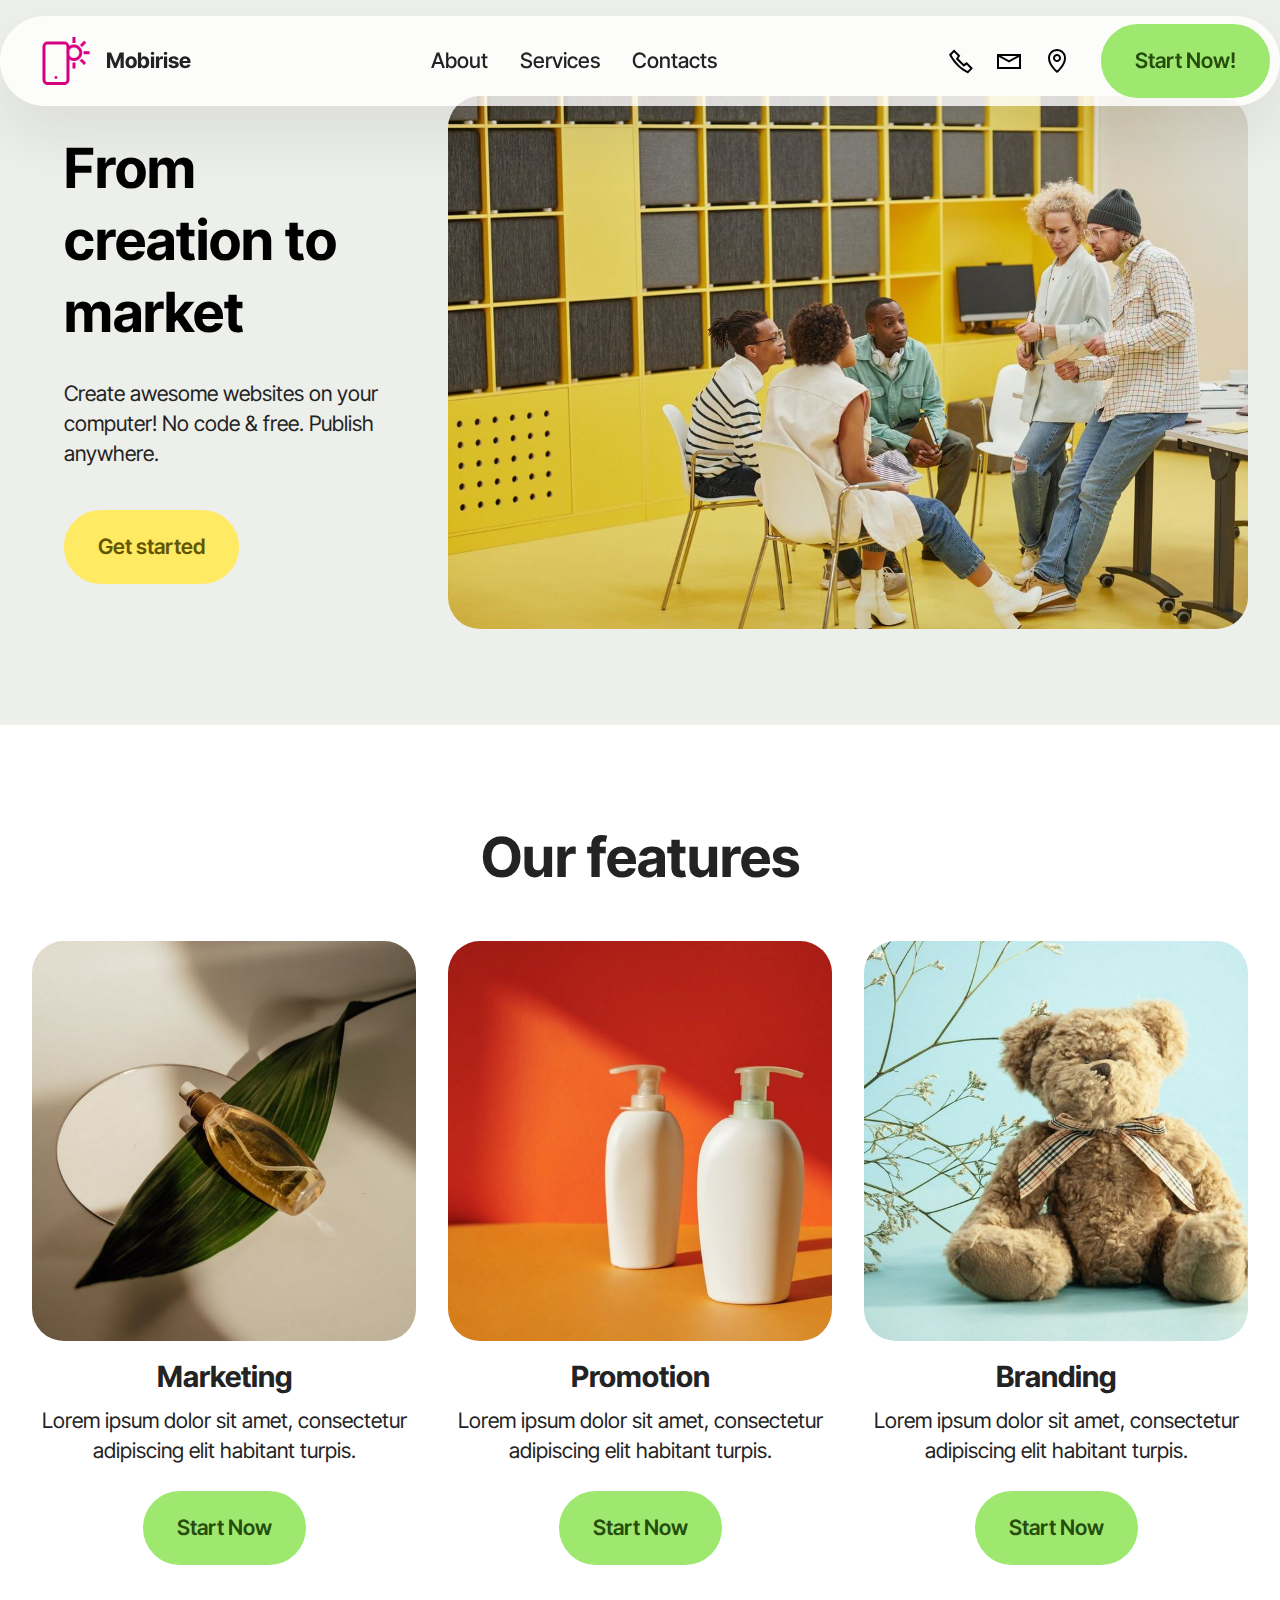
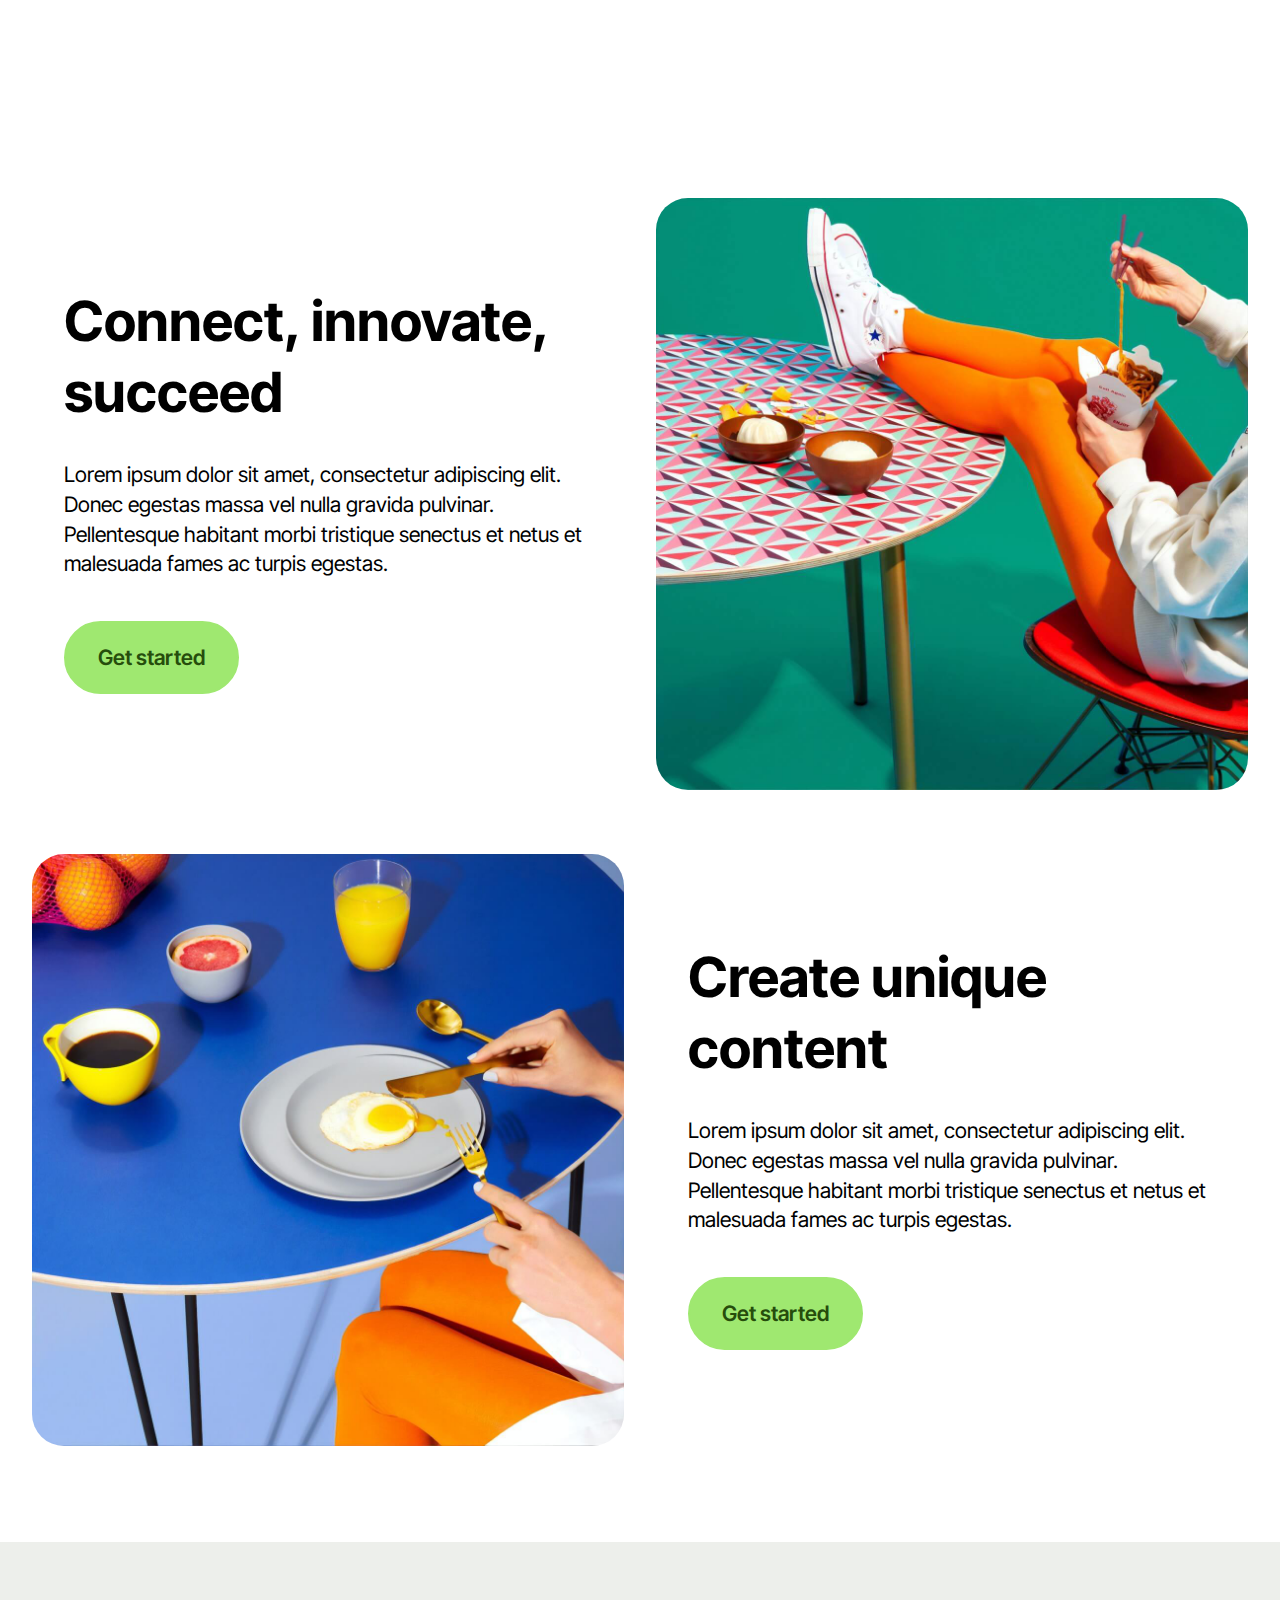
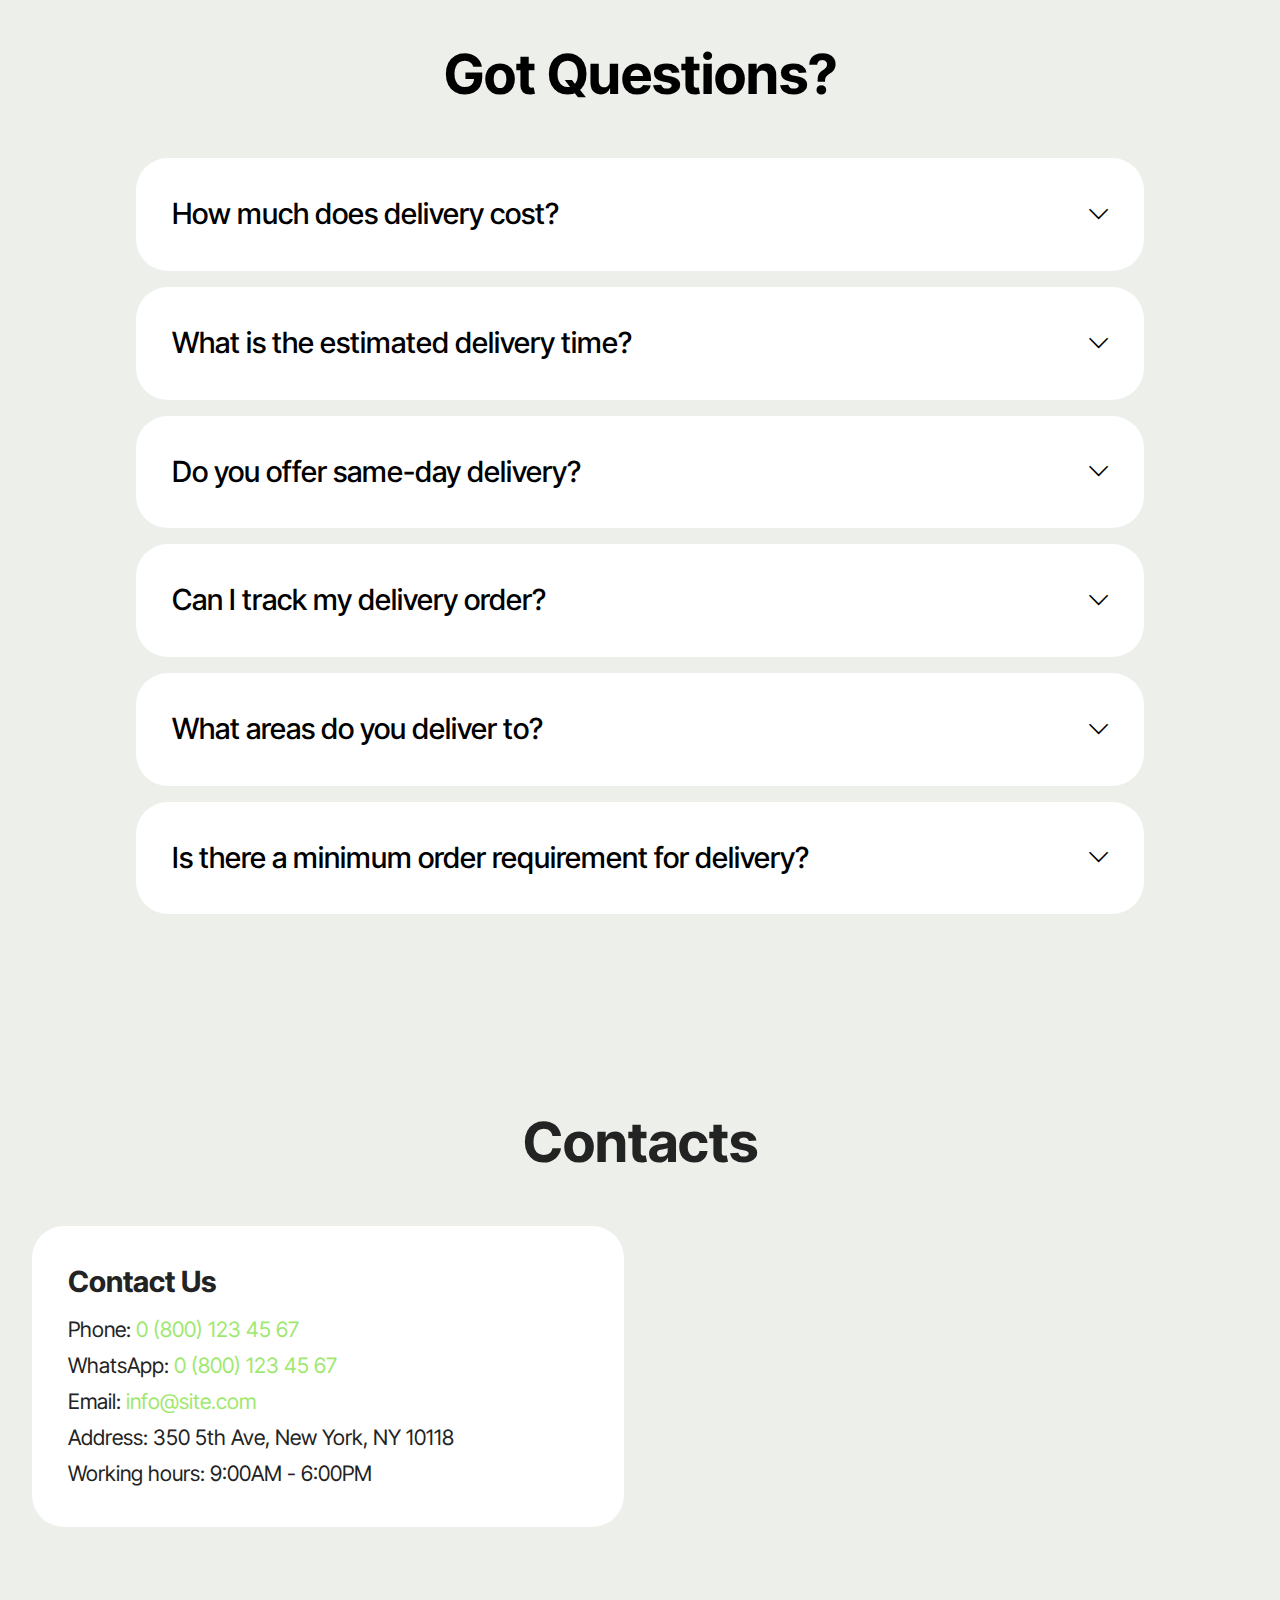
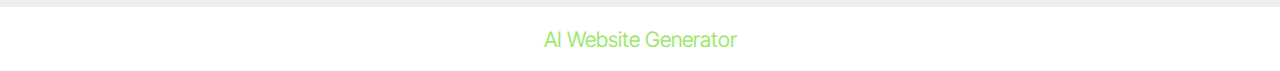
<file: index.html>
<!DOCTYPE html>
<html  >
<head>
  <!-- Site made with Mobirise Website Builder v6.0.1, https://mobirise.com -->
  <meta charset="UTF-8">
  <meta http-equiv="X-UA-Compatible" content="IE=edge">
  <meta name="generator" content="Mobirise v6.0.1, mobirise.com">
  <meta name="viewport" content="width=device-width, initial-scale=1, minimum-scale=1">
  <link rel="shortcut icon" href="assets/images/logo.png" type="image/x-icon">
  <meta name="description" content="">
  
  
  <title>Home</title>
  <link rel="stylesheet" href="assets/web/assets/mobirise-icons2/mobirise2.css">
  <link rel="stylesheet" href="assets/bootstrap/css/bootstrap.min.css">
  <link rel="stylesheet" href="assets/bootstrap/css/bootstrap-grid.min.css">
  <link rel="stylesheet" href="assets/bootstrap/css/bootstrap-reboot.min.css">
  <link rel="stylesheet" href="assets/dropdown/css/style.css">
  <link rel="stylesheet" href="assets/theme/css/style.css">
  <link rel="preload" href="https://fonts.googleapis.com/css?family=Inter+Tight:100,200,300,400,500,600,700,800,900,100i,200i,300i,400i,500i,600i,700i,800i,900i&display=swap" as="style" onload="this.onload=null;this.rel='stylesheet'">
  <noscript><link rel="stylesheet" href="https://fonts.googleapis.com/css?family=Inter+Tight:100,200,300,400,500,600,700,800,900,100i,200i,300i,400i,500i,600i,700i,800i,900i&display=swap"></noscript>
  <link rel="preload" as="style" href="assets/mobirise/css/mbr-additional.css?v=G5qYGe"><link rel="stylesheet" href="assets/mobirise/css/mbr-additional.css?v=G5qYGe" type="text/css">

  
  
  
</head>
<body>
  
  <section data-bs-version="5.1" class="menu menu2 cid-uIJ2pJmX2R" once="menu" id="menu02-0">
	

	<nav class="navbar navbar-dropdown navbar-fixed-top navbar-expand-lg">
		<div class="container">
			<div class="navbar-brand">
				<span class="navbar-logo">
					<a href="https://mobiri.se">
						<img src="assets/images/logo.png" alt="Mobirise Website Builder" style="height: 3rem;">
					</a>
				</span>
				<span class="navbar-caption-wrap"><a class="navbar-caption text-black display-4" href="https://mobiri.se">Mobirise</a></span>
			</div>
			<button class="navbar-toggler" type="button" data-toggle="collapse" data-bs-toggle="collapse" data-target="#navbarSupportedContent" data-bs-target="#navbarSupportedContent" aria-controls="navbarNavAltMarkup" aria-expanded="false" aria-label="Toggle navigation">
				<div class="hamburger">
					<span></span>
					<span></span>
					<span></span>
					<span></span>
				</div>
			</button>
			<div class="collapse navbar-collapse" id="navbarSupportedContent">
				<ul class="navbar-nav nav-dropdown" data-app-modern-menu="true">
					<li class="nav-item">
						<a class="nav-link link text-black display-4" href="https://mobiri.se">About</a>
					</li>
					<li class="nav-item">
						<a class="nav-link link text-black display-4" href="https://mobiri.se" aria-expanded="false">Services</a>
					</li>
					<li class="nav-item">
						<a class="nav-link link text-black display-4" href="https://mobiri.se">Contacts</a>
					</li>
				</ul>
				<div class="icons-menu">
					<a class="iconfont-wrapper" href="https://mobiri.se">
						<span class="p-2 mbr-iconfont mobi-mbri-phone mobi-mbri"></span>
					</a>
					<a class="iconfont-wrapper" href="https://mobiri.se">
						<span class="p-2 mbr-iconfont mobi-mbri-letter mobi-mbri"></span>
					</a>
					<a class="iconfont-wrapper" href="https://mobiri.se">
						<span class="p-2 mbr-iconfont mobi-mbri-map-pin mobi-mbri"></span>
					</a>
					
				</div>
				<div class="navbar-buttons mbr-section-btn">
					<a class="btn btn-primary display-4" href="https://mobiri.se"> Start Now!</a>
				</div>
			</div>
		</div>
	</nav>
</section>

<section data-bs-version="5.1" class="header1 cid-uIJ2sKlOld" id="header01-1">
	

	
	

	<div class="container-fluid">
		<div class="row justify-content-center">
			<div class="col-12 col-md-12 col-lg-8 image-wrapper">
				<img class="w-100" src="assets/images/8.jpg" alt="Mobirise Website Builder">
			</div>
			<div class="col-12 col-lg col-md-12">
				<div class="text-wrapper align-left">
					<h1 class="mbr-section-title mbr-fonts-style mb-4 display-2">
						<strong>From creation to market</strong>
					</h1>
					<p class="mbr-text mbr-fonts-style mb-4 display-7">
						Create awesome websites on your computer! No code &amp; free. Publish anywhere.
					</p>
					<div class="mbr-section-btn mt-3">
						<a class="btn btn-danger display-7" href="https://mobiri.se">Get started</a>
					</div>
				</div>
			</div>
		</div>
	</div>
</section>

<section data-bs-version="5.1" class="features03 cid-uIJ2v3yuWc" id="features03-2">
	
	
	<div class="container">
		<div class="row justify-content-center mb-5">
			<div class="col-12 content-head">
				<div class="mbr-section-head">
					<h4 class="mbr-section-title mbr-fonts-style align-center mb-0 display-2">
						<strong>Our features</strong>
					</h4>
					
				</div>
			</div>
		</div>
		<div class="row">
			<div class="item features-image col-12 col-md-6 col-lg-4 active">
				<div class="item-wrapper">
					<div class="item-img mb-3">
						<img src="assets/images/shop1.jpg" alt="Mobirise Website Builder" title="">
					</div>
					<div class="item-content align-left">
						<h5 class="item-title mbr-fonts-style mt-0 mb-2 display-5">
							<strong>Marketing</strong>
						</h5>
						<p class="mbr-text mbr-fonts-style mb-3 display-7">
						    Lorem ipsum dolor sit amet, consectetur adipiscing elit habitant turpis.
						</p>
						<div class="mbr-section-btn item-footer">
						<a href="" class="btn item-btn btn-primary display-7">Start Now</a>
					</div>
					</div>
				</div>
			</div>
			<div class="item features-image col-12 col-md-6 col-lg-4">
				<div class="item-wrapper">
					<div class="item-img mb-3">
						<img src="assets/images/shop2.jpg" alt="Mobirise Website Builder" title="" data-slide-to="1" data-bs-slide-to="1">
					</div>
					<div class="item-content align-left">
						<h5 class="item-title mbr-fonts-style mb-2 mt-0 display-5">
							<strong>Promotion</strong>
						</h5>
						<p class="mbr-text mbr-fonts-style mb-3 display-7">
						Lorem ipsum dolor sit amet, consectetur adipiscing elit habitant turpis.<br>
						</p>
						<div class="mbr-section-btn item-footer">
						<a href="" class="btn item-btn btn-primary display-7">Start Now</a>
					</div>
					</div>
				</div>
			</div>
			<div class="item features-image col-12 col-md-6 col-lg-4">
				<div class="item-wrapper">
					<div class="item-img mb-3">
						<img src="assets/images/shop3.jpg" alt="Mobirise Website Builder" title="" data-slide-to="2" data-bs-slide-to="2">
					</div>
					<div class="item-content align-left">
						<h5 class="item-title mbr-fonts-style mb-2 mt-0 display-5">
						    <strong>Branding</strong>
						</h5>
						<p class="mbr-text mbr-fonts-style mb-3 display-7">
						Lorem ipsum dolor sit amet, consectetur adipiscing elit habitant turpis.<br>
						</p>
						<div class="mbr-section-btn item-footer">
						<a href="" class="btn item-btn btn-primary display-7">Start Now</a>
					</div>
					</div>
				</div>
			</div>
		</div>
	</div>
</section>

<section data-bs-version="5.1" class="features38 cid-uIJ2xTJVED" id="features038-3">
    

    
    

    <div class="container">
        <div class="row justify-content-center">
            <div class="col-12 col-md-12 col-lg">
                <div class="text-wrapper align-left">
                    <h1 class="mbr-section-title mbr-fonts-style mb-4 display-2">
                        <strong>Connect, innovate, succeed</strong>
                    </h1>
                    <p class="mbr-text align-left mbr-fonts-style mb-4 display-7">
                        Lorem ipsum dolor sit amet, consectetur adipiscing elit. Donec egestas massa vel nulla gravida
                        pulvinar. Pellentesque habitant morbi tristique senectus et netus et malesuada fames ac turpis
                        egestas.
                    </p>
                    <div class="mbr-section-btn align-left mt-3"><a class="btn btn-primary display-7" href="https://mobiri.se">Get started</a></div>
                </div>
            </div>
            <div class="col-12 col-md-12 col-lg-6 image-wrapper">
                <img class="w-100" src="assets/images/gallery04.jpg" alt="Mobirise Website Builder">
            </div>
        </div>
        <div class="row row-reverse justify-content-center">

            <div class="col-12 col-md-12 col-lg">
                <div class="text-wrapper align-left">
                    <h1 class="mbr-section-title mbr-fonts-style mb-4 display-2"><strong>Create unique content</strong></h1>
                    <p class="mbr-text align-left mbr-fonts-style mb-4 display-7">
                        Lorem ipsum dolor sit amet, consectetur adipiscing elit. Donec egestas massa vel nulla gravida
                        pulvinar. Pellentesque habitant morbi tristique senectus et netus et malesuada fames ac turpis
                        egestas.
                    </p>
                    <div class="mbr-section-btn align-left mt-3"><a class="btn btn-primary display-7" href="https://mobiri.se">Get started</a></div>
                </div>
            </div>
            <div class="col-12 col-md-12 col-lg-6 image-wrapper">
                <img class="w-100" src="assets/images/gallery03.jpg" alt="Mobirise Website Builder">
            </div>
        </div>
        
    </div>
</section>

<section data-bs-version="5.1" class="list1 cid-uIJ2CaBtuc" id="list01-4">	
    
	
	<div class="container">
		<div class="row justify-content-center">
			<div class="col-12 col-md-12 col-lg-10 m-auto">
				<div class="content">
					<div class="row justify-content-center mb-5">
						<div class="col-12 content-head">
							<div class="mbr-section-head">
								<h4 class="mbr-section-title mbr-fonts-style align-center mb-0 display-2">
									<strong>Got Questions?</strong>
								</h4>
								
							</div>
						</div>
					</div>
					<div id="bootstrap-accordion_4" class="panel-group accordionStyles accordion" role="tablist" aria-multiselectable="true">
						<div class="card">
							<div class="card-header" role="tab" id="headingOne">
								<a role="button" class="panel-title collapsed" data-toggle="collapse" data-bs-toggle="collapse" data-core="" href="#collapse1_4" aria-expanded="false" aria-controls="collapse1">
									<h6 class="panel-title-edit mbr-semibold mbr-fonts-style mb-0 display-5">
										How much does delivery cost?
									</h6>
									<span class="sign mbr-iconfont mobi-mbri-arrow-down"></span>
								</a>
							</div>
							<div id="collapse1_4" class="panel-collapse noScroll collapse" role="tabpanel" aria-labelledby="headingOne" data-parent="#accordion" data-bs-parent="#bootstrap-accordion_4">
								<div class="panel-body">
									<p class="mbr-fonts-style panel-text display-7">
										Lorem ipsum dolor sit amet, consectetur adipiscing elit. Fusce vestibulum
										laoreet tincidunt. Proin et sapien scelerisque, ornare lectus eget, iaculis
										lectus. Pellentesque viverra molestie tortor. Nunc sed interdum est, in maximus
										diam. Donec eu tellus dictum, gravida velit et, sagittis arcu. Proin et lectus
										dapibus. Cras fringilla elit velit placerat tortor mollis cursus.
									</p>
								</div>
							</div>
						</div>
						<div class="card">
							<div class="card-header" role="tab" id="headingOne">
								<a role="button" class="panel-title collapsed" data-toggle="collapse" data-bs-toggle="collapse" data-core="" href="#collapse2_4" aria-expanded="false" aria-controls="collapse2">
									<h6 class="panel-title-edit mbr-semibold mbr-fonts-style mb-0 display-5">
										What is the estimated delivery time?
									</h6>
									<span class="sign mbr-iconfont mobi-mbri-arrow-down"></span>
								</a>
							</div>
							<div id="collapse2_4" class="panel-collapse noScroll collapse" role="tabpanel" aria-labelledby="headingOne" data-parent="#accordion" data-bs-parent="#bootstrap-accordion_4">
								<div class="panel-body">
									<p class="mbr-fonts-style panel-text display-7">
										Lorem ipsum dolor sit amet, consectetur adipiscing elit. Fusce vestibulum
										laoreet tincidunt. Proin et sapien scelerisque, ornare lectus eget, iaculis
										lectus. Pellentesque viverra molestie tortor. Nunc sed interdum est, in maximus
										diam. Donec eu tellus dictum, gravida velit et, sagittis arcu. Proin et lectus
										dapibus. Cras fringilla elit velit placerat tortor mollis cursus.
									</p>
								</div>
							</div>
						</div>
						<div class="card">
							<div class="card-header" role="tab" id="headingOne">
								<a role="button" class="panel-title collapsed" data-toggle="collapse" data-bs-toggle="collapse" data-core="" href="#collapse3_4" aria-expanded="false" aria-controls="collapse3">
									<h6 class="panel-title-edit mbr-semibold mbr-fonts-style mb-0 display-5">
										Do you offer same-day delivery?
									</h6>
									<span class="sign mbr-iconfont mobi-mbri-arrow-down"></span>
								</a>
							</div>
							<div id="collapse3_4" class="panel-collapse noScroll collapse" role="tabpanel" aria-labelledby="headingOne" data-parent="#accordion" data-bs-parent="#bootstrap-accordion_4">
								<div class="panel-body">
									<p class="mbr-fonts-style panel-text display-7">
										Lorem ipsum dolor sit amet, consectetur adipiscing elit. Fusce vestibulum
										laoreet tincidunt. Proin et sapien scelerisque, ornare lectus eget, iaculis
										lectus. Pellentesque viverra molestie tortor. Nunc sed interdum est, in maximus
										diam. Donec eu tellus dictum, gravida velit et, sagittis arcu. Proin et lectus
										dapibus. Cras fringilla elit velit placerat tortor mollis cursus.
									</p>
								</div>
							</div>
						</div>
						<div class="card">
							<div class="card-header" role="tab" id="headingOne">
								<a role="button" class="panel-title collapsed" data-toggle="collapse" data-bs-toggle="collapse" data-core="" href="#collapse4_4" aria-expanded="false" aria-controls="collapse4">
									<h6 class="panel-title-edit mbr-semibold mbr-fonts-style mb-0 display-5">
										Can I track my delivery order?
									</h6>
									<span class="sign mbr-iconfont mobi-mbri-arrow-down"></span>
								</a>
							</div>
							<div id="collapse4_4" class="panel-collapse noScroll collapse" role="tabpanel" aria-labelledby="headingOne" data-parent="#accordion" data-bs-parent="#bootstrap-accordion_4">
								<div class="panel-body">
									<p class="mbr-fonts-style panel-text display-7">
										Lorem ipsum dolor sit amet, consectetur adipiscing elit. Fusce vestibulum
										laoreet tincidunt. Proin et sapien scelerisque, ornare lectus eget, iaculis
										lectus. Pellentesque viverra molestie tortor. Nunc sed interdum est, in maximus
										diam. Donec eu tellus dictum, gravida velit et, sagittis arcu. Proin et lectus
										dapibus. Cras fringilla elit velit placerat tortor mollis cursus.
									</p>
								</div>
							</div>
						</div>
						<div class="card">
							<div class="card-header" role="tab" id="headingOne">
								<a role="button" class="panel-title collapsed" data-toggle="collapse" data-bs-toggle="collapse" data-core="" href="#collapse5_4" aria-expanded="false" aria-controls="collapse5">
									<h6 class="panel-title-edit mbr-semibold mbr-fonts-style mb-0 display-5">
										What areas do you deliver to?
									</h6>
									<span class="sign mbr-iconfont mobi-mbri-arrow-down"></span>
								</a>
							</div>
							<div id="collapse5_4" class="panel-collapse noScroll collapse" role="tabpanel" aria-labelledby="headingOne" data-parent="#accordion" data-bs-parent="#bootstrap-accordion_4">
								<div class="panel-body">
									<p class="mbr-fonts-style panel-text display-7">
										Lorem ipsum dolor sit amet, consectetur adipiscing elit. Fusce vestibulum
										laoreet tincidunt. Proin et sapien scelerisque, ornare lectus eget, iaculis
										lectus. Pellentesque viverra molestie tortor. Nunc sed interdum est, in maximus
										diam. Donec eu tellus dictum, gravida velit et, sagittis arcu. Proin et lectus
										dapibus. Cras fringilla elit velit placerat tortor mollis cursus.
									</p>
								</div>
							</div>
						</div>
						<div class="card">
							<div class="card-header" role="tab" id="headingOne">
								<a role="button" class="panel-title collapsed" data-toggle="collapse" data-bs-toggle="collapse" data-core="" href="#collapse6_4" aria-expanded="false" aria-controls="collapse6">
									<h6 class="panel-title-edit mbr-semibold mbr-fonts-style mb-0 display-5">
										Is there a minimum order requirement for delivery?
									</h6>
									<span class="sign mbr-iconfont mobi-mbri-arrow-down"></span>
								</a>
							</div>
							<div id="collapse6_4" class="panel-collapse noScroll collapse" role="tabpanel" aria-labelledby="headingOne" data-parent="#accordion" data-bs-parent="#bootstrap-accordion_4">
								<div class="panel-body">
									<p class="mbr-fonts-style panel-text display-7">
										Lorem ipsum dolor sit amet, consectetur adipiscing elit. Fusce vestibulum
										laoreet tincidunt. Proin et sapien scelerisque, ornare lectus eget, iaculis
										lectus. Pellentesque viverra molestie tortor. Nunc sed interdum est, in maximus
										diam. Donec eu tellus dictum, gravida velit et, sagittis arcu. Proin et lectus
										dapibus. Cras fringilla elit velit placerat tortor mollis cursus.
									</p>
								</div>
							</div>
						</div>
					</div>
				</div>
			</div>
		</div>
	</div>
</section>

<section data-bs-version="5.1" class="contacts02 map1 cid-uIJ2DQnEEw" id="contacts02-5">

    

    
    <div class="container">
        <div class="row justify-content-center">
            <div class="col-12 content-head">
                <div class="mbr-section-head mb-5">
                    <h3 class="mbr-section-title mbr-fonts-style align-center mb-0 display-2">
                        <strong>Contacts</strong>
                    </h3>
                    
                </div>
            </div>
        </div>
        <div class="row justify-content-center">
            <div class="card col-12 col-md-12 col-lg-6">
                <div class="card-wrapper">
                    <div class="text-wrapper">
                        <h5 class="cardTitle mbr-fonts-style mb-2 display-5">
                            <strong>Contact Us</strong>
                        </h5>
                        <ul class="list mbr-fonts-style display-7">
                            <li class="mbr-text item-wrap">Phone: <a href="tel:+12345678910" class="text-primary">0 (800) 123 45
                                    67</a></li>
                            <li class="mbr-text item-wrap">WhatsApp: <a href="tel:+12345678910" class="text-primary">0 (800) 123
                                    45 67</a></li>
                            <li class="mbr-text item-wrap">Email: <a href="mailto:info@site.com" class="text-primary">info@site.com</a></li>
                            <li class="mbr-text item-wrap">Address: 350 5th Ave, New York, NY 10118</li>
                            <li class="mbr-text item-wrap">Working hours: 9:00AM - 6:00PM</li>
                        </ul>
                    </div>
                </div>
            </div>
            <div class="map-wrapper col-md-12 col-lg-6">
                <div class="google-map"><iframe frameborder="0" style="border:0" src="https://www.google.com/maps/embed?pb=!1m14!1m8!1m3!1d6045.3003145248895!2d-73.9884657!3d40.7477229!3m2!1i1024!2i768!4f13.1!3m3!1m2!1s0x89c259a9ac1f1b85%3A0x7e33d1c0e7af3be4!2zMzUwIDV0aCBBdmUsIE5ldyBZb3JrLCBOWSAxMDExOCwg0KHQqNCQ!5e0!3m2!1sru!2sru!4v1689597362021!5m2!1sen!2sen" allowfullscreen=""></iframe></div>
            </div>
        </div>
    </div>
</section><section class="display-7" style="padding: 0;align-items: center;justify-content: center;flex-wrap: wrap;    align-content: center;display: flex;position: relative;height: 4rem;"><a href="https://mobiri.se/3111945" style="flex: 1 1;height: 4rem;position: absolute;width: 100%;z-index: 1;"><img alt="" style="height: 4rem;" src="[data-uri]"></a><p style="margin: 0;text-align: center;" class="display-7">&#8204;</p><a style="z-index:1" href="https://mobirise.com/builder/ai-website-generator.html">AI Website Generator</a></section><script src="assets/bootstrap/js/bootstrap.bundle.min.js"></script>  <script src="assets/smoothscroll/smooth-scroll.js"></script>  <script src="assets/ytplayer/index.js"></script>  <script src="assets/dropdown/js/navbar-dropdown.js"></script>  <script src="assets/mbr-switch-arrow/mbr-switch-arrow.js"></script>  <script src="assets/theme/js/script.js"></script>  
  
  
</body>
</html>
</file>
<file: assets/web/assets/mobirise-icons2/mobirise2.css>
@font-face {
  font-family: 'Moririse2';
  font-display: swap;
  src:  url('mobirise2.eot?f2bix4');
  src:  url('mobirise2.eot?f2bix4#iefix') format('embedded-opentype'),
    url('mobirise2.ttf?f2bix4') format('truetype'),
    url('mobirise2.woff?f2bix4') format('woff'),
    url('mobirise2.svg?f2bix4#mobirise2') format('svg');
  font-weight: normal;
  font-style: normal;
}

[class^="mobi-"], [class*=" mobi-"] {
  /* use !important to prevent issues with browser extensions that change fonts */
  font-family: 'Moririse2' !important;
  speak: none;
  font-style: normal;
  font-weight: normal;
  font-variant: normal;
  text-transform: none;
  line-height: 1;

  /* Better Font Rendering =========== */
  -webkit-font-smoothing: antialiased;
  -moz-osx-font-smoothing: grayscale;
}

.mobi-mbri-add-submenu:before {
  content: "\e900";
}
.mobi-mbri-alert:before {
  content: "\e901";
}
.mobi-mbri-align-center:before {
  content: "\e902";
}
.mobi-mbri-align-justify:before {
  content: "\e903";
}
.mobi-mbri-align-left:before {
  content: "\e904";
}
.mobi-mbri-align-right:before {
  content: "\e905";
}
.mobi-mbri-android:before {
  content: "\e906";
}
.mobi-mbri-apple:before {
  content: "\e907";
}
.mobi-mbri-arrow-down:before {
  content: "\e908";
}
.mobi-mbri-arrow-next:before {
  content: "\e909";
}
.mobi-mbri-arrow-prev:before {
  content: "\e90a";
}
.mobi-mbri-arrow-up:before {
  content: "\e90b";
}
.mobi-mbri-bold:before {
  content: "\e90c";
}
.mobi-mbri-bookmark:before {
  content: "\e90d";
}
.mobi-mbri-bootstrap:before {
  content: "\e90e";
}
.mobi-mbri-briefcase:before {
  content: "\e90f";
}
.mobi-mbri-browse:before {
  content: "\e910";
}
.mobi-mbri-bulleted-list:before {
  content: "\e911";
}
.mobi-mbri-calendar:before {
  content: "\e912";
}
.mobi-mbri-camera:before {
  content: "\e913";
}
.mobi-mbri-cart-add:before {
  content: "\e914";
}
.mobi-mbri-cart-full:before {
  content: "\e915";
}
.mobi-mbri-cash:before {
  content: "\e916";
}
.mobi-mbri-change-style:before {
  content: "\e917";
}
.mobi-mbri-chat:before {
  content: "\e918";
}
.mobi-mbri-clock:before {
  content: "\e919";
}
.mobi-mbri-close:before {
  content: "\e91a";
}
.mobi-mbri-cloud:before {
  content: "\e91b";
}
.mobi-mbri-code:before {
  content: "\e91c";
}
.mobi-mbri-contact-form:before {
  content: "\e91d";
}
.mobi-mbri-credit-card:before {
  content: "\e91e";
}
.mobi-mbri-cursor-click:before {
  content: "\e91f";
}
.mobi-mbri-cust-feedback:before {
  content: "\e920";
}
.mobi-mbri-database:before {
  content: "\e921";
}
.mobi-mbri-delivery:before {
  content: "\e922";
}
.mobi-mbri-desktop:before {
  content: "\e923";
}
.mobi-mbri-devices:before {
  content: "\e924";
}
.mobi-mbri-down:before {
  content: "\e925";
}
.mobi-mbri-download-2:before {
  content: "\e926";
}
.mobi-mbri-download:before {
  content: "\e927";
}
.mobi-mbri-drag-n-drop-2:before {
  content: "\e928";
}
.mobi-mbri-drag-n-drop:before {
  content: "\e929";
}
.mobi-mbri-edit-2:before {
  content: "\e92a";
}
.mobi-mbri-edit:before {
  content: "\e92b";
}
.mobi-mbri-error:before {
  content: "\e92c";
}
.mobi-mbri-extension:before {
  content: "\e92d";
}
.mobi-mbri-features:before {
  content: "\e92e";
}
.mobi-mbri-file:before {
  content: "\e92f";
}
.mobi-mbri-flag:before {
  content: "\e930";
}
.mobi-mbri-folder:before {
  content: "\e931";
}
.mobi-mbri-gift:before {
  content: "\e932";
}
.mobi-mbri-github:before {
  content: "\e933";
}
.mobi-mbri-globe-2:before {
  content: "\e934";
}
.mobi-mbri-globe:before {
  content: "\e935";
}
.mobi-mbri-growing-chart:before {
  content: "\e936";
}
.mobi-mbri-hearth:before {
  content: "\e937";
}
.mobi-mbri-help:before {
  content: "\e938";
}
.mobi-mbri-home:before {
  content: "\e939";
}
.mobi-mbri-hot-cup:before {
  content: "\e93a";
}
.mobi-mbri-idea:before {
  content: "\e93b";
}
.mobi-mbri-image-gallery:before {
  content: "\e93c";
}
.mobi-mbri-image-slider:before {
  content: "\e93d";
}
.mobi-mbri-info:before {
  content: "\e93e";
}
.mobi-mbri-italic:before {
  content: "\e93f";
}
.mobi-mbri-key:before {
  content: "\e940";
}
.mobi-mbri-laptop:before {
  content: "\e941";
}
.mobi-mbri-layers:before {
  content: "\e942";
}
.mobi-mbri-left-right:before {
  content: "\e943";
}
.mobi-mbri-left:before {
  content: "\e944";
}
.mobi-mbri-letter:before {
  content: "\e945";
}
.mobi-mbri-like:before {
  content: "\e946";
}
.mobi-mbri-link:before {
  content: "\e947";
}
.mobi-mbri-lock:before {
  content: "\e948";
}
.mobi-mbri-login:before {
  content: "\e949";
}
.mobi-mbri-logout:before {
  content: "\e94a";
}
.mobi-mbri-magic-stick:before {
  content: "\e94b";
}
.mobi-mbri-map-pin:before {
  content: "\e94c";
}
.mobi-mbri-menu:before {
  content: "\e94d";
}
.mobi-mbri-mobile-2:before {
  content: "\e94e";
}
.mobi-mbri-mobile-horizontal:before {
  content: "\e94f";
}
.mobi-mbri-mobile:before {
  content: "\e950";
}
.mobi-mbri-mobirise:before {
  content: "\e951";
}
.mobi-mbri-more-horizontal:before {
  content: "\e952";
}
.mobi-mbri-more-vertical:before {
  content: "\e953";
}
.mobi-mbri-music:before {
  content: "\e954";
}
.mobi-mbri-new-file:before {
  content: "\e955";
}
.mobi-mbri-numbered-list:before {
  content: "\e956";
}
.mobi-mbri-opened-folder:before {
  content: "\e957";
}
.mobi-mbri-pages:before {
  content: "\e958";
}
.mobi-mbri-paper-plane:before {
  content: "\e959";
}
.mobi-mbri-paperclip:before {
  content: "\e95a";
}
.mobi-mbri-phone:before {
  content: "\e95b";
}
.mobi-mbri-photo:before {
  content: "\e95c";
}
.mobi-mbri-photos:before {
  content: "\e95d";
}
.mobi-mbri-pin:before {
  content: "\e95e";
}
.mobi-mbri-play:before {
  content: "\e95f";
}
.mobi-mbri-plus:before {
  content: "\e960";
}
.mobi-mbri-preview:before {
  content: "\e961";
}
.mobi-mbri-print:before {
  content: "\e962";
}
.mobi-mbri-protect:before {
  content: "\e963";
}
.mobi-mbri-question:before {
  content: "\e964";
}
.mobi-mbri-quote-left:before {
  content: "\e965";
}
.mobi-mbri-quote-right:before {
  content: "\e966";
}
.mobi-mbri-redo:before {
  content: "\e967";
}
.mobi-mbri-refresh:before {
  content: "\e968";
}
.mobi-mbri-responsive-2:before {
  content: "\e969";
}
.mobi-mbri-responsive:before {
  content: "\e96a";
}
.mobi-mbri-right:before {
  content: "\e96b";
}
.mobi-mbri-rocket:before {
  content: "\e96c";
}
.mobi-mbri-sad-face:before {
  content: "\e96d";
}
.mobi-mbri-sale:before {
  content: "\e96e";
}
.mobi-mbri-save:before {
  content: "\e96f";
}
.mobi-mbri-search:before {
  content: "\e970";
}
.mobi-mbri-setting-2:before {
  content: "\e971";
}
.mobi-mbri-setting-3:before {
  content: "\e972";
}
.mobi-mbri-setting:before {
  content: "\e973";
}
.mobi-mbri-share:before {
  content: "\e974";
}
.mobi-mbri-shopping-bag:before {
  content: "\e975";
}
.mobi-mbri-shopping-basket:before {
  content: "\e976";
}
.mobi-mbri-shopping-cart:before {
  content: "\e977";
}
.mobi-mbri-sites:before {
  content: "\e978";
}
.mobi-mbri-smile-face:before {
  content: "\e979";
}
.mobi-mbri-speed:before {
  content: "\e97a";
}
.mobi-mbri-star:before {
  content: "\e97b";
}
.mobi-mbri-success:before {
  content: "\e97c";
}
.mobi-mbri-sun:before {
  content: "\e97d";
}
.mobi-mbri-sun2:before {
  content: "\e97e";
}
.mobi-mbri-tablet-vertical:before {
  content: "\e97f";
}
.mobi-mbri-tablet:before {
  content: "\e980";
}
.mobi-mbri-target:before {
  content: "\e981";
}
.mobi-mbri-timer:before {
  content: "\e982";
}
.mobi-mbri-to-ftp:before {
  content: "\e983";
}
.mobi-mbri-to-local-drive:before {
  content: "\e984";
}
.mobi-mbri-touch-swipe:before {
  content: "\e985";
}
.mobi-mbri-touch:before {
  content: "\e986";
}
.mobi-mbri-trash:before {
  content: "\e987";
}
.mobi-mbri-underline:before {
  content: "\e988";
}
.mobi-mbri-undo:before {
  content: "\e989";
}
.mobi-mbri-unlink:before {
  content: "\e98a";
}
.mobi-mbri-unlock:before {
  content: "\e98b";
}
.mobi-mbri-up-down:before {
  content: "\e98c";
}
.mobi-mbri-up:before {
  content: "\e98d";
}
.mobi-mbri-update:before {
  content: "\e98e";
}
.mobi-mbri-upload-2:before {
  content: "\e98f";
}
.mobi-mbri-upload:before {
  content: "\e990";
}
.mobi-mbri-user-2:before {
  content: "\e991";
}
.mobi-mbri-user:before {
  content: "\e992";
}
.mobi-mbri-users:before {
  content: "\e993";
}
.mobi-mbri-video-play:before {
  content: "\e994";
}
.mobi-mbri-video:before {
  content: "\e995";
}
.mobi-mbri-watch:before {
  content: "\e996";
}
.mobi-mbri-website-theme-2:before {
  content: "\e997";
}
.mobi-mbri-website-theme:before {
  content: "\e998";
}
.mobi-mbri-wifi:before {
  content: "\e999";
}
.mobi-mbri-windows:before {
  content: "\e99a";
}
.mobi-mbri-zoom-in:before {
  content: "\e99b";
}
.mobi-mbri-zoom-out:before {
  content: "\e99c";
}
</file>
<file: assets/dropdown/css/style.css>
.navbar-dropdown {
  left: 0;
  padding: 0;
  position: absolute;
  right: 0;
  top: 0;
  transition: all 0.45s ease;
  z-index: 1030;
  background: #282828; }
  .navbar-dropdown .navbar-logo {
    margin-right: 0.8rem;
    transition: margin 0.3s ease-in-out;
    vertical-align: middle; }
    .navbar-dropdown .navbar-logo img {
      height: 3.125rem;
      transition: all 0.3s ease-in-out; }
    .navbar-dropdown .navbar-logo.mbr-iconfont {
      font-size: 3.125rem;
      line-height: 3.125rem; }
  .navbar-dropdown .navbar-caption {
    font-weight: 700;
    white-space: normal;
    vertical-align: -4px;
    line-height: 3.125rem !important; }
    .navbar-dropdown .navbar-caption, .navbar-dropdown .navbar-caption:hover {
      color: inherit;
      text-decoration: none; }
  .navbar-dropdown .mbr-iconfont + .navbar-caption {
    vertical-align: -1px; }
  .navbar-dropdown.navbar-fixed-top {
    position: fixed; }
  .navbar-dropdown .navbar-brand span {
    vertical-align: -4px; }
  .navbar-dropdown.bg-color.transparent {
    background: none; }
  .navbar-dropdown.navbar-short .navbar-brand {
    padding: 0.625rem 0; }
    .navbar-dropdown.navbar-short .navbar-brand span {
      vertical-align: -1px; }
  .navbar-dropdown.navbar-short .navbar-caption {
    line-height: 2.375rem !important;
    vertical-align: -2px; }
  .navbar-dropdown.navbar-short .navbar-logo {
    margin-right: 0.5rem; }
    .navbar-dropdown.navbar-short .navbar-logo img {
      height: 2.375rem; }
    .navbar-dropdown.navbar-short .navbar-logo.mbr-iconfont {
      font-size: 2.375rem;
      line-height: 2.375rem; }
  .navbar-dropdown.navbar-short .mbr-table-cell {
    height: 3.625rem; }
  .navbar-dropdown .navbar-close {
    left: 0.6875rem;
    position: fixed;
    top: 0.75rem;
    z-index: 1000; }
  .navbar-dropdown .hamburger-icon {
    content: "";
    display: inline-block;
    vertical-align: middle;
    width: 16px;
    -webkit-box-shadow: 0 -6px 0 1px #282828,0 0 0 1px #282828,0 6px 0 1px #282828;
    -moz-box-shadow: 0 -6px 0 1px #282828,0 0 0 1px #282828,0 6px 0 1px #282828;
    box-shadow: 0 -6px 0 1px #282828,0 0 0 1px #282828,0 6px 0 1px #282828; }

.dropdown-menu .dropdown-toggle[data-toggle="dropdown-submenu"]::after {
  border-bottom: 0.35em solid transparent;
  border-left: 0.35em solid;
  border-right: 0;
  border-top: 0.35em solid transparent;
  margin-left: 0.3rem; }

.dropdown-menu .dropdown-item:focus {
  outline: 0; }

.nav-dropdown {
  font-size: 0.75rem;
  font-weight: 500;
  height: auto !important; }
  .nav-dropdown .nav-btn {
    padding-left: 1rem; }
  .nav-dropdown .link {
    margin: .667em 1.667em;
    font-weight: 500;
    padding: 0;
    transition: color .2s ease-in-out; }
    .nav-dropdown .link.dropdown-toggle {
      margin-right: 2.583em; }
      .nav-dropdown .link.dropdown-toggle::after {
        margin-left: .25rem;
        border-top: 0.35em solid;
        border-right: 0.35em solid transparent;
        border-left: 0.35em solid transparent;
        border-bottom: 0; }
      .nav-dropdown .link.dropdown-toggle[aria-expanded="true"] {
        margin: 0;
        padding: 0.667em 3.263em  0.667em 1.667em; }
  .nav-dropdown .link::after,
  .nav-dropdown .dropdown-item::after {
    color: inherit; }
  .nav-dropdown .btn {
    font-size: 0.75rem;
    font-weight: 700;
    letter-spacing: 0;
    margin-bottom: 0;
    padding-left: 1.25rem;
    padding-right: 1.25rem; }
  .nav-dropdown .dropdown-menu {
    border-radius: 0;
    border: 0;
    left: 0;
    margin: 0;
    padding-bottom: 1.25rem;
    padding-top: 1.25rem;
    position: relative; }
  .nav-dropdown .dropdown-submenu {
    margin-left: 0.125rem;
    top: 0; }
  .nav-dropdown .dropdown-item {
    font-weight: 500;
    line-height: 2;
    padding: 0.3846em 4.615em 0.3846em 1.5385em;
    position: relative;
    transition: color .2s ease-in-out, background-color .2s ease-in-out; }
    .nav-dropdown .dropdown-item::after {
      margin-top: -0.3077em;
      position: absolute;
      right: 1.1538em;
      top: 50%; }
    .nav-dropdown .dropdown-item:focus, .nav-dropdown .dropdown-item:hover {
      background: none; }

@media (max-width: 767px) {
  .nav-dropdown.navbar-toggleable-sm {
    bottom: 0;
    display: none;
    left: 0;
    overflow-x: hidden;
    position: fixed;
    top: 0;
    transform: translateX(-100%);
    -ms-transform: translateX(-100%);
    -webkit-transform: translateX(-100%);
    width: 18.75rem;
    z-index: 999; } }
.nav-dropdown.navbar-toggleable-xl {
  bottom: 0;
  display: none;
  left: 0;
  overflow-x: hidden;
  position: fixed;
  top: 0;
  transform: translateX(-100%);
  -ms-transform: translateX(-100%);
  -webkit-transform: translateX(-100%);
  width: 18.75rem;
  z-index: 999; }

.nav-dropdown-sm {
  display: block !important;
  overflow-x: hidden;
  overflow: auto;
  padding-top: 3.875rem; }
  .nav-dropdown-sm::after {
    content: "";
    display: block;
    height: 3rem;
    width: 100%; }
  .nav-dropdown-sm.collapse.in ~ .navbar-close {
    display: block !important; }
  .nav-dropdown-sm.collapsing, .nav-dropdown-sm.collapse.in {
    transform: translateX(0);
    -ms-transform: translateX(0);
    -webkit-transform: translateX(0);
    transition: all 0.25s ease-out;
    -webkit-transition: all 0.25s ease-out;
    background: #282828; }
  .nav-dropdown-sm.collapsing[aria-expanded="false"] {
    transform: translateX(-100%);
    -ms-transform: translateX(-100%);
    -webkit-transform: translateX(-100%); }
  .nav-dropdown-sm .nav-item {
    display: block;
    margin-left: 0 !important;
    padding-left: 0; }
  .nav-dropdown-sm .link,
  .nav-dropdown-sm .dropdown-item {
    border-top: 1px dotted rgba(255, 255, 255, 0.1);
    font-size: 0.8125rem;
    line-height: 1.6;
    margin: 0 !important;
    padding: 0.875rem 2.4rem 0.875rem 1.5625rem !important;
    position: relative;
    white-space: normal; }
    .nav-dropdown-sm .link:focus, .nav-dropdown-sm .link:hover,
    .nav-dropdown-sm .dropdown-item:focus,
    .nav-dropdown-sm .dropdown-item:hover {
      background: rgba(0, 0, 0, 0.2) !important;
      color: #c0a375; }
  .nav-dropdown-sm .nav-btn {
    position: relative;
    padding: 1.5625rem 1.5625rem 0 1.5625rem; }
    .nav-dropdown-sm .nav-btn::before {
      border-top: 1px dotted rgba(255, 255, 255, 0.1);
      content: "";
      left: 0;
      position: absolute;
      top: 0;
      width: 100%; }
    .nav-dropdown-sm .nav-btn + .nav-btn {
      padding-top: 0.625rem; }
      .nav-dropdown-sm .nav-btn + .nav-btn::before {
        display: none; }
  .nav-dropdown-sm .btn {
    padding: 0.625rem 0; }
  .nav-dropdown-sm .dropdown-toggle[data-toggle="dropdown-submenu"]::after {
    margin-left: .25rem;
    border-top: 0.35em solid;
    border-right: 0.35em solid transparent;
    border-left: 0.35em solid transparent;
    border-bottom: 0; }
  .nav-dropdown-sm .dropdown-toggle[data-toggle="dropdown-submenu"][aria-expanded="true"]::after {
    border-top: 0;
    border-right: 0.35em solid transparent;
    border-left: 0.35em solid transparent;
    border-bottom: 0.35em solid; }
  .nav-dropdown-sm .dropdown-menu {
    margin: 0;
    padding: 0;
    position: relative;
    top: 0;
    left: 0;
    width: 100%;
    border: 0;
    float: none;
    border-radius: 0;
    background: none; }
  .nav-dropdown-sm .dropdown-submenu {
    left: 100%;
    margin-left: 0.125rem;
    margin-top: -1.25rem;
    top: 0; }

.navbar-toggleable-sm .nav-dropdown .dropdown-menu {
  position: absolute; }

.navbar-toggleable-sm .nav-dropdown .dropdown-submenu {
  left: 100%;
  margin-left: 0.125rem;
  margin-top: -1.25rem;
  top: 0; }

.navbar-toggleable-sm.opened .nav-dropdown .dropdown-menu {
  position: relative; }

.navbar-toggleable-sm.opened .nav-dropdown .dropdown-submenu {
  left: 0;
  margin-left: 00rem;
  margin-top: 0rem;
  top: 0; }

.is-builder .nav-dropdown.collapsing {
  transition: none !important; }
</file>
<file: assets/theme/css/style.css>
@charset "UTF-8";
section {
  background-color: #ffffff;
}

body {
  font-style: normal;
  line-height: 1.5;
  font-weight: 400;
  color: #232323;
  position: relative;
}

button {
  background-color: transparent;
  border-color: transparent;
}

.embla__button,
.carousel-control {
  background-color: #edefea !important;
  opacity: 0.8 !important;
  color: #464845 !important;
  border-color: #edefea !important;
}

.carousel .close,
.modalWindow .close {
  background-color: #edefea !important;
  color: #464845 !important;
  border-color: #edefea !important;
  opacity: 0.8 !important;
}

.carousel .close:hover,
.modalWindow .close:hover {
  opacity: 1 !important;
}

.carousel-indicators li {
  background-color: #edefea !important;
  border: 2px solid #464845 !important;
}

.carousel-indicators li:hover,
.carousel-indicators li:active {
  opacity: 0.8 !important;
}

.embla__button:hover,
.carousel-control:hover {
  background-color: #edefea !important;
  opacity: 1 !important;
}

.modalWindow-video-container {
  height: 80%;
}

section,
.container,
.container-fluid {
  position: relative;
  word-wrap: break-word;
}

a.mbr-iconfont:hover {
  text-decoration: none;
}

.article .lead p,
.article .lead ul,
.article .lead ol,
.article .lead pre,
.article .lead blockquote {
  margin-bottom: 0;
}

a {
  font-style: normal;
  font-weight: 400;
  cursor: pointer;
}
a, a:hover {
  text-decoration: none;
}

.mbr-section-title {
  font-style: normal;
  line-height: 1.3;
}

.mbr-section-subtitle {
  line-height: 1.3;
}

.mbr-text {
  font-style: normal;
  line-height: 1.7;
}

h1,
h2,
h3,
h4,
h5,
h6,
.display-1,
.display-2,
.display-4,
.display-5,
.display-7,
span,
p,
a {
  line-height: 1;
  word-break: break-word;
  word-wrap: break-word;
  font-weight: 400;
}

b,
strong {
  font-weight: bold;
}

input:-webkit-autofill, input:-webkit-autofill:hover, input:-webkit-autofill:focus, input:-webkit-autofill:active {
  transition-delay: 9999s;
  -webkit-transition-property: background-color, color;
  transition-property: background-color, color;
}

textarea[type=hidden] {
  display: none;
}

section {
  background-position: 50% 50%;
  background-repeat: no-repeat;
  background-size: cover;
}
section .mbr-background-video,
section .mbr-background-video-preview {
  position: absolute;
  bottom: 0;
  left: 0;
  right: 0;
  top: 0;
}

.hidden {
  visibility: hidden;
}

.mbr-z-index20 {
  z-index: 20;
}

/*! Base colors */
.mbr-white {
  color: #ffffff;
}

.mbr-black {
  color: #111111;
}

.mbr-bg-white {
  background-color: #ffffff;
}

.mbr-bg-black {
  background-color: #000000;
}

/*! Text-aligns */
.align-left {
  text-align: left;
}

.align-center {
  text-align: center;
}

.align-right {
  text-align: right;
}

/*! Font-weight  */
.mbr-light {
  font-weight: 300;
}

.mbr-regular {
  font-weight: 400;
}

.mbr-semibold {
  font-weight: 500;
}

.mbr-bold {
  font-weight: 700;
}

/*! Media  */
.media-content {
  flex-basis: 100%;
}

.media-container-row {
  display: flex;
  flex-direction: row;
  flex-wrap: wrap;
  justify-content: center;
  align-content: center;
  align-items: start;
}
.media-container-row .media-size-item {
  width: 400px;
}

.media-container-column {
  display: flex;
  flex-direction: column;
  flex-wrap: wrap;
  justify-content: center;
  align-content: center;
  align-items: stretch;
}
.media-container-column > * {
  width: 100%;
}

@media (min-width: 992px) {
  .media-container-row {
    flex-wrap: nowrap;
  }
}
figure {
  margin-bottom: 0;
  overflow: hidden;
}

figure[mbr-media-size] {
  transition: width 0.1s;
}

img,
iframe {
  display: block;
  width: 100%;
}

.card {
  background-color: transparent;
  border: none;
}

.card-box {
  width: 100%;
}

.card-img {
  text-align: center;
  flex-shrink: 0;
  -webkit-flex-shrink: 0;
}

.media {
  max-width: 100%;
  margin: 0 auto;
}

.mbr-figure {
  align-self: center;
}

.media-container > div {
  max-width: 100%;
}

.mbr-figure img,
.card-img img {
  width: 100%;
}

@media (max-width: 991px) {
  .media-size-item {
    width: auto !important;
  }
  .media {
    width: auto;
  }
  .mbr-figure {
    width: 100% !important;
  }
}
/*! Buttons */
.mbr-section-btn {
  margin-left: -0.6rem;
  margin-right: -0.6rem;
  font-size: 0;
}

.btn {
  font-weight: 600;
  border-width: 1px;
  font-style: normal;
  margin: 0.6rem 0.6rem;
  white-space: normal;
  transition: all 0.2s ease-in-out;
  display: inline-flex;
  align-items: center;
  justify-content: center;
  word-break: break-word;
}

.btn-sm {
  font-weight: 600;
  letter-spacing: 0px;
  transition: all 0.3s ease-in-out;
}

.btn-md {
  font-weight: 600;
  letter-spacing: 0px;
  transition: all 0.3s ease-in-out;
}

.btn-lg {
  font-weight: 600;
  letter-spacing: 0px;
  transition: all 0.3s ease-in-out;
}

.btn-form {
  margin: 0;
}
.btn-form:hover {
  cursor: pointer;
}

nav .mbr-section-btn {
  margin-left: 0rem;
  margin-right: 0rem;
}

/*! Btn icon margin */
.btn .mbr-iconfont,
.btn.btn-sm .mbr-iconfont {
  order: 1;
  cursor: pointer;
  margin-left: 0.5rem;
  vertical-align: sub;
}

.btn.btn-md .mbr-iconfont,
.btn.btn-md .mbr-iconfont {
  margin-left: 0.8rem;
}

.mbr-regular {
  font-weight: 400;
}

.mbr-semibold {
  font-weight: 500;
}

.mbr-bold {
  font-weight: 700;
}

[type=submit] {
  -webkit-appearance: none;
}

/*! Full-screen */
.mbr-fullscreen .mbr-overlay {
  min-height: 100vh;
}

.mbr-fullscreen {
  display: flex;
  display: -moz-flex;
  display: -ms-flex;
  display: -o-flex;
  align-items: center;
  min-height: 100vh;
  padding-top: 3rem;
  padding-bottom: 3rem;
}

/*! Map */
.map {
  height: 25rem;
  position: relative;
}
.map iframe {
  width: 100%;
  height: 100%;
}

/*! Scroll to top arrow */
.mbr-arrow-up {
  bottom: 25px;
  right: 90px;
  position: fixed;
  text-align: right;
  z-index: 5000;
  color: #ffffff;
  font-size: 22px;
}

.mbr-arrow-up a {
  background: rgba(0, 0, 0, 0.2);
  border-radius: 50%;
  color: #fff;
  display: inline-block;
  height: 60px;
  width: 60px;
  border: 2px solid #fff;
  outline-style: none !important;
  position: relative;
  text-decoration: none;
  transition: all 0.3s ease-in-out;
  cursor: pointer;
  text-align: center;
}
.mbr-arrow-up a:hover {
  background-color: rgba(0, 0, 0, 0.4);
}
.mbr-arrow-up a i {
  line-height: 60px;
}

.mbr-arrow-up-icon {
  display: block;
  color: #fff;
}

.mbr-arrow-up-icon::before {
  content: "›";
  display: inline-block;
  font-family: serif;
  font-size: 22px;
  line-height: 1;
  font-style: normal;
  position: relative;
  top: 6px;
  left: -4px;
  transform: rotate(-90deg);
}

/*! Arrow Down */
.mbr-arrow {
  position: absolute;
  bottom: 45px;
  left: 50%;
  width: 60px;
  height: 60px;
  cursor: pointer;
  background-color: rgba(80, 80, 80, 0.5);
  border-radius: 50%;
  transform: translateX(-50%);
}
@media (max-width: 767px) {
  .mbr-arrow {
    display: none;
  }
}
.mbr-arrow > a {
  display: inline-block;
  text-decoration: none;
  outline-style: none;
  animation: arrowdown 1.7s ease-in-out infinite;
  color: #ffffff;
}
.mbr-arrow > a > i {
  position: absolute;
  top: -2px;
  left: 15px;
  font-size: 2rem;
}

#scrollToTop a i::before {
  content: "";
  position: absolute;
  display: block;
  border-bottom: 2.5px solid #fff;
  border-left: 2.5px solid #fff;
  width: 27.8%;
  height: 27.8%;
  left: 50%;
  top: 51%;
  transform: translateY(-30%) translateX(-50%) rotate(135deg);
}

@keyframes arrowdown {
  0% {
    transform: translateY(0px);
  }
  50% {
    transform: translateY(-5px);
  }
  100% {
    transform: translateY(0px);
  }
}
@media (max-width: 500px) {
  .mbr-arrow-up {
    left: 0;
    right: 0;
    text-align: center;
  }
}
/*Gradients animation*/
@keyframes gradient-animation {
  from {
    background-position: 0% 100%;
    animation-timing-function: ease-in-out;
  }
  to {
    background-position: 100% 0%;
    animation-timing-function: ease-in-out;
  }
}
.bg-gradient {
  background-size: 200% 200%;
  animation: gradient-animation 5s infinite alternate;
  -webkit-animation: gradient-animation 5s infinite alternate;
}

.menu .navbar-brand {
  display: -webkit-flex;
}
.menu .navbar-brand span {
  display: flex;
  display: -webkit-flex;
}
.menu .navbar-brand .navbar-caption-wrap {
  display: -webkit-flex;
}
.menu .navbar-brand .navbar-logo img {
  display: -webkit-flex;
  width: auto;
}
@media (min-width: 768px) and (max-width: 991px) {
  .menu .navbar-toggleable-sm .navbar-nav {
    display: -ms-flexbox;
  }
}
@media (max-width: 991px) {
  .menu .navbar-collapse {
    max-height: 93.5vh;
  }
  .menu .navbar-collapse.show {
    overflow: auto;
  }
}
@media (min-width: 992px) {
  .menu .navbar-nav.nav-dropdown {
    display: -webkit-flex;
  }
  .menu .navbar-toggleable-sm .navbar-collapse {
    display: -webkit-flex !important;
  }
  .menu .collapsed .navbar-collapse {
    max-height: 93.5vh;
  }
  .menu .collapsed .navbar-collapse.show {
    overflow: auto;
  }
}
@media (max-width: 767px) {
  .menu .navbar-collapse {
    max-height: 80vh;
  }
}

.nav-link .mbr-iconfont {
  margin-right: 0.5rem;
}

.navbar {
  display: -webkit-flex;
  -webkit-flex-wrap: wrap;
  -webkit-align-items: center;
  -webkit-justify-content: space-between;
}

.navbar-collapse {
  -webkit-flex-basis: 100%;
  -webkit-flex-grow: 1;
  -webkit-align-items: center;
}

.nav-dropdown .link {
  padding: 0.667em 1.667em !important;
  margin: 0 !important;
}

.nav {
  display: -webkit-flex;
  -webkit-flex-wrap: wrap;
}

.row {
  display: -webkit-flex;
  -webkit-flex-wrap: wrap;
}

.justify-content-center {
  -webkit-justify-content: center;
}

.form-inline {
  display: -webkit-flex;
}

.card-wrapper {
  -webkit-flex: 1;
}

.carousel-control {
  z-index: 10;
  display: -webkit-flex;
}

.carousel-controls {
  display: -webkit-flex;
}

.media {
  display: -webkit-flex;
}

.form-group:focus {
  outline: none;
}

.jq-selectbox__select {
  padding: 7px 0;
  position: relative;
}

.jq-selectbox__dropdown {
  overflow: hidden;
  border-radius: 10px;
  position: absolute;
  top: 100%;
  left: 0 !important;
  width: 100% !important;
}

.jq-selectbox__trigger-arrow {
  right: 0;
  transform: translateY(-50%);
}

.jq-selectbox li {
  padding: 1.07em 0.5em;
}

input[type=range] {
  padding-left: 0 !important;
  padding-right: 0 !important;
}

.modal-dialog,
.modal-content {
  height: 100%;
}

.modal-dialog .carousel-inner {
  height: calc(100vh - 1.75rem);
}
@media (max-width: 575px) {
  .modal-dialog .carousel-inner {
    height: calc(100vh - 1rem);
  }
}

.carousel-item {
  text-align: center;
}

.carousel-item img {
  margin: auto;
}

.navbar-toggler {
  align-self: flex-start;
  padding: 0.25rem 0.75rem;
  font-size: 1.25rem;
  line-height: 1;
  background: transparent;
  border: 1px solid transparent;
  border-radius: 0.25rem;
}

.navbar-toggler:focus,
.navbar-toggler:hover {
  text-decoration: none;
  box-shadow: none;
}

.navbar-toggler-icon {
  display: inline-block;
  width: 1.5em;
  height: 1.5em;
  vertical-align: middle;
  content: "";
  background: no-repeat center center;
  background-size: 100% 100%;
}

.navbar-toggler-left {
  position: absolute;
  left: 1rem;
}

.navbar-toggler-right {
  position: absolute;
  right: 1rem;
}

.card-img {
  width: auto;
}

.menu .navbar.collapsed:not(.beta-menu) {
  flex-direction: column;
}

.carousel-item.active,
.carousel-item-next,
.carousel-item-prev {
  display: flex;
}

.note-air-layout .dropup .dropdown-menu,
.note-air-layout .navbar-fixed-bottom .dropdown .dropdown-menu {
  bottom: initial !important;
}

html,
body {
  height: auto;
  min-height: 100vh;
}

.dropup .dropdown-toggle::after {
  display: none;
}

.form-asterisk {
  font-family: initial;
  position: absolute;
  top: -2px;
  font-weight: normal;
}

.form-control-label {
  position: relative;
  cursor: pointer;
  margin-bottom: 0.357em;
  padding: 0;
}

.alert {
  color: #ffffff;
  border-radius: 0;
  border: 0;
  font-size: 1.1rem;
  line-height: 1.5;
  margin-bottom: 1.875rem;
  padding: 1.25rem;
  position: relative;
  text-align: center;
}
.alert.alert-form::after {
  background-color: inherit;
  bottom: -7px;
  content: "";
  display: block;
  height: 14px;
  left: 50%;
  margin-left: -7px;
  position: absolute;
  transform: rotate(45deg);
  width: 14px;
}

.form-control {
  background-color: #ffffff;
  background-clip: border-box;
  color: #232323;
  line-height: 1rem !important;
  height: auto;
  padding: 1.2rem 2rem;
  transition: border-color 0.25s ease 0s;
  border: 1px solid transparent !important;
  border-radius: 4px;
  box-shadow: rgba(0, 0, 0, 0.07) 0px 1px 1px 0px, rgba(0, 0, 0, 0.07) 0px 1px 3px 0px, rgba(0, 0, 0, 0.03) 0px 0px 0px 1px;
}
.form-active .form-control:invalid {
  border-color: red;
}

.row > * {
  padding-right: 1rem;
  padding-left: 1rem;
}

form .row {
  margin-left: -0.6rem;
  margin-right: -0.6rem;
}
form .row [class*=col] {
  padding-left: 0.6rem;
  padding-right: 0.6rem;
}

form .mbr-section-btn {
  padding-left: 0.6rem;
  padding-right: 0.6rem;
}

form .form-check-input {
  margin-top: 0.5;
}

textarea.form-control {
  line-height: 1.5rem !important;
}

.form-group {
  margin-bottom: 1.2rem;
}

.form-control,
form .btn {
  min-height: 48px;
}

.gdpr-block label span.textGDPR input[name=gdpr] {
  top: 7px;
}

.form-control:focus {
  box-shadow: none;
}

:focus {
  outline: none;
}

.mbr-overlay {
  background-color: #000;
  bottom: 0;
  left: 0;
  opacity: 0.5;
  position: absolute;
  right: 0;
  top: 0;
  z-index: 0;
  pointer-events: none;
}

blockquote {
  font-style: italic;
  padding: 3rem;
  font-size: 1.09rem;
  position: relative;
  border-left: 3px solid;
}

ul,
ol,
pre,
blockquote {
  margin-bottom: 2.3125rem;
}

.mt-4 {
  margin-top: 2rem !important;
}

.mb-4 {
  margin-bottom: 2rem !important;
}

.container,
.container-fluid {
  padding-left: 16px;
  padding-right: 16px;
}

.row {
  margin-left: -16px;
  margin-right: -16px;
}
.row > [class*=col] {
  padding-left: 16px;
  padding-right: 16px;
}

@media (min-width: 992px) {
  .container-fluid {
    padding-left: 32px;
    padding-right: 32px;
  }
}
@media (max-width: 991px) {
  .mbr-container {
    padding-left: 16px;
    padding-right: 16px;
  }
}
.app-video-wrapper > img {
  opacity: 1;
}

.app-video-wrapper {
  background: transparent;
}

.item {
  position: relative;
}

.dropdown-menu .dropdown-menu {
  left: 100%;
}

.dropdown-item + .dropdown-menu {
  display: none;
}

.dropdown-item:hover + .dropdown-menu,
.dropdown-menu:hover {
  display: block;
}

@media (min-aspect-ratio: 16/9) {
  .mbr-video-foreground {
    height: 300% !important;
    top: -100% !important;
  }
}
@media (max-aspect-ratio: 16/9) {
  .mbr-video-foreground {
    width: 300% !important;
    left: -100% !important;
  }
}.engine {
	position: absolute;
	text-indent: -2400px;
	text-align: center;
	padding: 0;
	top: 0;
	left: -2400px;
}
</file>
<file: assets/mobirise/css/mbr-additional.css>
.btn {
  border-width: 2px;
}
img,
.card-wrap,
.card-wrapper,
.video-wrapper,
.mbr-figure iframe,
.google-map iframe,
.slide-content,
.plan,
.card,
.item-wrapper {
  border-radius: 2rem !important;
}
.video-wrapper {
  overflow: hidden;
}
body {
  font-family: Inter Tight;
}
.display-1 {
  font-family: 'Inter Tight', sans-serif;
  font-size: 5rem;
  line-height: 1;
}
.display-1 > .mbr-iconfont {
  font-size: 6.25rem;
}
.display-2 {
  font-family: 'Inter Tight', sans-serif;
  font-size: 4rem;
  line-height: 1;
}
.display-2 > .mbr-iconfont {
  font-size: 5rem;
}
.display-4 {
  font-family: 'Inter Tight', sans-serif;
  font-size: 1.4rem;
  line-height: 1.5;
}
.display-4 > .mbr-iconfont {
  font-size: 1.75rem;
}
.display-5 {
  font-family: 'Inter Tight', sans-serif;
  font-size: 2rem;
  line-height: 1.5;
}
.display-5 > .mbr-iconfont {
  font-size: 2.5rem;
}
.display-7 {
  font-family: 'Inter Tight', sans-serif;
  font-size: 1.4rem;
  line-height: 1.3;
}
.display-7 > .mbr-iconfont {
  font-size: 1.75rem;
}
/* ---- Fluid typography for mobile devices ---- */
/* 1.4 - font scale ratio ( bootstrap == 1.42857 ) */
/* 100vw - current viewport width */
/* (48 - 20)  48 == 48rem == 768px, 20 == 20rem == 320px(minimal supported viewport) */
/* 0.65 - min scale variable, may vary */
@media (max-width: 992px) {
  .display-1 {
    font-size: 4rem;
  }
}
@media (max-width: 768px) {
  .display-1 {
    font-size: 3.5rem;
    font-size: calc( 2.4rem + (5 - 2.4) * ((100vw - 20rem) / (48 - 20)));
    line-height: calc( 1.1 * (2.4rem + (5 - 2.4) * ((100vw - 20rem) / (48 - 20))));
  }
  .display-2 {
    font-size: 3.2rem;
    font-size: calc( 2.05rem + (4 - 2.05) * ((100vw - 20rem) / (48 - 20)));
    line-height: calc( 1.3 * (2.05rem + (4 - 2.05) * ((100vw - 20rem) / (48 - 20))));
  }
  .display-4 {
    font-size: 1.12rem;
    font-size: calc( 1.14rem + (1.4 - 1.14) * ((100vw - 20rem) / (48 - 20)));
    line-height: calc( 1.4 * (1.14rem + (1.4 - 1.14) * ((100vw - 20rem) / (48 - 20))));
  }
  .display-5 {
    font-size: 1.6rem;
    font-size: calc( 1.35rem + (2 - 1.35) * ((100vw - 20rem) / (48 - 20)));
    line-height: calc( 1.4 * (1.35rem + (2 - 1.35) * ((100vw - 20rem) / (48 - 20))));
  }
  .display-7 {
    font-size: 1.12rem;
    font-size: calc( 1.14rem + (1.4 - 1.14) * ((100vw - 20rem) / (48 - 20)));
    line-height: calc( 1.4 * (1.14rem + (1.4 - 1.14) * ((100vw - 20rem) / (48 - 20))));
  }
}
@media (min-width: 992px) and (max-width: 1400px) {
  .display-1 {
    font-size: 3.5rem;
    font-size: calc( 2.4rem + (5 - 2.4) * ((100vw - 62rem) / (87 - 62)));
    line-height: calc( 1.1 * (2.4rem + (5 - 2.4) * ((100vw - 62rem) / (87 - 62))));
  }
  .display-2 {
    font-size: 3.2rem;
    font-size: calc( 2.05rem + (4 - 2.05) * ((100vw - 62rem) / (87 - 62)));
    line-height: calc( 1.3 * (2.05rem + (4 - 2.05) * ((100vw - 62rem) / (87 - 62))));
  }
  .display-4 {
    font-size: 1.12rem;
    font-size: calc( 1.14rem + (1.4 - 1.14) * ((100vw - 62rem) / (87 - 62)));
    line-height: calc( 1.4 * (1.14rem + (1.4 - 1.14) * ((100vw - 62rem) / (87 - 62))));
  }
  .display-5 {
    font-size: 1.6rem;
    font-size: calc( 1.35rem + (2 - 1.35) * ((100vw - 62rem) / (87 - 62)));
    line-height: calc( 1.4 * (1.35rem + (2 - 1.35) * ((100vw - 62rem) / (87 - 62))));
  }
  .display-7 {
    font-size: 1.12rem;
    font-size: calc( 1.14rem + (1.4 - 1.14) * ((100vw - 62rem) / (87 - 62)));
    line-height: calc( 1.4 * (1.14rem + (1.4 - 1.14) * ((100vw - 62rem) / (87 - 62))));
  }
}
/* Buttons */
.btn {
  padding: 1.25rem 2rem;
  border-radius: 4px;
}
@media (max-width: 767px) {
  .btn {
    padding: 0.75rem 1.5rem;
  }
}
.btn-sm {
  padding: 0.6rem 1.2rem;
  border-radius: 4px;
}
.btn-md {
  padding: 0.6rem 1.2rem;
  border-radius: 4px;
}
.btn-lg {
  padding: 1.25rem 2rem;
  border-radius: 4px;
}
.bg-primary {
  background-color: #9fe870 !important;
}
.bg-success {
  background-color: #3a341c !important;
}
.bg-info {
  background-color: #320707 !important;
}
.bg-warning {
  background-color: #a0e2e1 !important;
}
.bg-danger {
  background-color: #ffea64 !important;
}
.btn-primary,
.btn-primary:active {
  background-color: #9fe870 !important;
  border-color: #9fe870 !important;
  color: #264d0c !important;
  box-shadow: none;
}
.btn-primary:hover,
.btn-primary:focus,
.btn-primary.focus,
.btn-primary.active {
  color: inherit;
  background-color: #bcef9c !important;
  border-color: #bcef9c !important;
  box-shadow: none;
}
.btn-primary.disabled,
.btn-primary:disabled {
  color: #264d0c !important;
  background-color: #bcef9c !important;
  border-color: #bcef9c !important;
}
.btn-secondary,
.btn-secondary:active {
  background-color: #ffd7ef !important;
  border-color: #ffd7ef !important;
  color: #d70081 !important;
  box-shadow: none;
}
.btn-secondary:hover,
.btn-secondary:focus,
.btn-secondary.focus,
.btn-secondary.active {
  color: inherit;
  background-color: #ffffff !important;
  border-color: #ffffff !important;
  box-shadow: none;
}
.btn-secondary.disabled,
.btn-secondary:disabled {
  color: #d70081 !important;
  background-color: #ffffff !important;
  border-color: #ffffff !important;
}
.btn-info,
.btn-info:active {
  background-color: #320707 !important;
  border-color: #320707 !important;
  color: #ffffff !important;
  box-shadow: none;
}
.btn-info:hover,
.btn-info:focus,
.btn-info.focus,
.btn-info.active {
  color: inherit;
  background-color: #5f0d0d !important;
  border-color: #5f0d0d !important;
  box-shadow: none;
}
.btn-info.disabled,
.btn-info:disabled {
  color: #ffffff !important;
  background-color: #5f0d0d !important;
  border-color: #5f0d0d !important;
}
.btn-success,
.btn-success:active {
  background-color: #3a341c !important;
  border-color: #3a341c !important;
  color: #ffffff !important;
  box-shadow: none;
}
.btn-success:hover,
.btn-success:focus,
.btn-success.focus,
.btn-success.active {
  color: inherit;
  background-color: #5c532d !important;
  border-color: #5c532d !important;
  box-shadow: none;
}
.btn-success.disabled,
.btn-success:disabled {
  color: #ffffff !important;
  background-color: #5c532d !important;
  border-color: #5c532d !important;
}
.btn-warning,
.btn-warning:active {
  background-color: #a0e2e1 !important;
  border-color: #a0e2e1 !important;
  color: #1f6463 !important;
  box-shadow: none;
}
.btn-warning:hover,
.btn-warning:focus,
.btn-warning.focus,
.btn-warning.active {
  color: inherit;
  background-color: #c7eeed !important;
  border-color: #c7eeed !important;
  box-shadow: none;
}
.btn-warning.disabled,
.btn-warning:disabled {
  color: #1f6463 !important;
  background-color: #c7eeed !important;
  border-color: #c7eeed !important;
}
.btn-danger,
.btn-danger:active {
  background-color: #ffea64 !important;
  border-color: #ffea64 !important;
  color: #645600 !important;
  box-shadow: none;
}
.btn-danger:hover,
.btn-danger:focus,
.btn-danger.focus,
.btn-danger.active {
  color: inherit;
  background-color: #fff197 !important;
  border-color: #fff197 !important;
  box-shadow: none;
}
.btn-danger.disabled,
.btn-danger:disabled {
  color: #645600 !important;
  background-color: #fff197 !important;
  border-color: #fff197 !important;
}
.btn-white,
.btn-white:active {
  background-color: #eff0ec !important;
  border-color: #eff0ec !important;
  color: #757b62 !important;
  box-shadow: none;
}
.btn-white:hover,
.btn-white:focus,
.btn-white.focus,
.btn-white.active {
  color: inherit;
  background-color: #ffffff !important;
  border-color: #ffffff !important;
  box-shadow: none;
}
.btn-white.disabled,
.btn-white:disabled {
  color: #757b62 !important;
  background-color: #ffffff !important;
  border-color: #ffffff !important;
}
.btn-black,
.btn-black:active {
  background-color: #232323 !important;
  border-color: #232323 !important;
  color: #ffffff !important;
  box-shadow: none;
}
.btn-black:hover,
.btn-black:focus,
.btn-black.focus,
.btn-black.active {
  color: inherit;
  background-color: #3d3d3d !important;
  border-color: #3d3d3d !important;
  box-shadow: none;
}
.btn-black.disabled,
.btn-black:disabled {
  color: #ffffff !important;
  background-color: #3d3d3d !important;
  border-color: #3d3d3d !important;
}
.btn-primary-outline,
.btn-primary-outline:active {
  background-color: transparent !important;
  border-color: #9fe870;
  color: #9fe870;
}
.btn-primary-outline:hover,
.btn-primary-outline:focus,
.btn-primary-outline.focus,
.btn-primary-outline.active {
  color: #6ddc25 !important;
  background-color: transparent !important;
  border-color: #6ddc25 !important;
  box-shadow: none !important;
}
.btn-primary-outline.disabled,
.btn-primary-outline:disabled {
  color: #264d0c !important;
  background-color: #9fe870 !important;
  border-color: #9fe870 !important;
}
.btn-secondary-outline,
.btn-secondary-outline:active {
  background-color: transparent !important;
  border-color: #ffd7ef;
  color: #ffd7ef;
}
.btn-secondary-outline:hover,
.btn-secondary-outline:focus,
.btn-secondary-outline.focus,
.btn-secondary-outline.active {
  color: #ff80cc !important;
  background-color: transparent !important;
  border-color: #ff80cc !important;
  box-shadow: none !important;
}
.btn-secondary-outline.disabled,
.btn-secondary-outline:disabled {
  color: #d70081 !important;
  background-color: #ffd7ef !important;
  border-color: #ffd7ef !important;
}
.btn-info-outline,
.btn-info-outline:active {
  background-color: transparent !important;
  border-color: #320707;
  color: #320707;
}
.btn-info-outline:hover,
.btn-info-outline:focus,
.btn-info-outline.focus,
.btn-info-outline.active {
  color: #000000 !important;
  background-color: transparent !important;
  border-color: #000000 !important;
  box-shadow: none !important;
}
.btn-info-outline.disabled,
.btn-info-outline:disabled {
  color: #ffffff !important;
  background-color: #320707 !important;
  border-color: #320707 !important;
}
.btn-success-outline,
.btn-success-outline:active {
  background-color: transparent !important;
  border-color: #3a341c;
  color: #3a341c;
}
.btn-success-outline:hover,
.btn-success-outline:focus,
.btn-success-outline.focus,
.btn-success-outline.active {
  color: #000000 !important;
  background-color: transparent !important;
  border-color: #000000 !important;
  box-shadow: none !important;
}
.btn-success-outline.disabled,
.btn-success-outline:disabled {
  color: #ffffff !important;
  background-color: #3a341c !important;
  border-color: #3a341c !important;
}
.btn-warning-outline,
.btn-warning-outline:active {
  background-color: transparent !important;
  border-color: #a0e2e1;
  color: #a0e2e1;
}
.btn-warning-outline:hover,
.btn-warning-outline:focus,
.btn-warning-outline.focus,
.btn-warning-outline.active {
  color: #5ececc !important;
  background-color: transparent !important;
  border-color: #5ececc !important;
  box-shadow: none !important;
}
.btn-warning-outline.disabled,
.btn-warning-outline:disabled {
  color: #1f6463 !important;
  background-color: #a0e2e1 !important;
  border-color: #a0e2e1 !important;
}
.btn-danger-outline,
.btn-danger-outline:active {
  background-color: transparent !important;
  border-color: #ffea64;
  color: #ffea64;
}
.btn-danger-outline:hover,
.btn-danger-outline:focus,
.btn-danger-outline.focus,
.btn-danger-outline.active {
  color: #ffde0d !important;
  background-color: transparent !important;
  border-color: #ffde0d !important;
  box-shadow: none !important;
}
.btn-danger-outline.disabled,
.btn-danger-outline:disabled {
  color: #645600 !important;
  background-color: #ffea64 !important;
  border-color: #ffea64 !important;
}
.btn-black-outline,
.btn-black-outline:active {
  background-color: transparent !important;
  border-color: #232323;
  color: #232323;
}
.btn-black-outline:hover,
.btn-black-outline:focus,
.btn-black-outline.focus,
.btn-black-outline.active {
  color: #000000 !important;
  background-color: transparent !important;
  border-color: #000000 !important;
  box-shadow: none !important;
}
.btn-black-outline.disabled,
.btn-black-outline:disabled {
  color: #ffffff !important;
  background-color: #232323 !important;
  border-color: #232323 !important;
}
.btn-white-outline,
.btn-white-outline:active {
  background-color: transparent !important;
  border-color: #fafafa;
  color: #fafafa;
}
.btn-white-outline:hover,
.btn-white-outline:focus,
.btn-white-outline.focus,
.btn-white-outline.active {
  color: #cfcfcf !important;
  background-color: transparent !important;
  border-color: #cfcfcf !important;
  box-shadow: none !important;
}
.btn-white-outline.disabled,
.btn-white-outline:disabled {
  color: #7a7a7a !important;
  background-color: #fafafa !important;
  border-color: #fafafa !important;
}
.text-primary {
  color: #9fe870 !important;
}
.text-secondary {
  color: #ffd7ef !important;
}
.text-success {
  color: #3a341c !important;
}
.text-info {
  color: #320707 !important;
}
.text-warning {
  color: #a0e2e1 !important;
}
.text-danger {
  color: #ffea64 !important;
}
.text-white {
  color: #fafafa !important;
}
.text-black {
  color: #232323 !important;
}
a.text-primary:hover,
a.text-primary:focus,
a.text-primary.active {
  color: #66d022 !important;
}
a.text-secondary:hover,
a.text-secondary:focus,
a.text-secondary.active {
  color: #ff71c6 !important;
}
a.text-success:hover,
a.text-success:focus,
a.text-success.active {
  color: #000000 !important;
}
a.text-info:hover,
a.text-info:focus,
a.text-info.active {
  color: #000000 !important;
}
a.text-warning:hover,
a.text-warning:focus,
a.text-warning.active {
  color: #52cac8 !important;
}
a.text-danger:hover,
a.text-danger:focus,
a.text-danger.active {
  color: #fddb00 !important;
}
a.text-white:hover,
a.text-white:focus,
a.text-white.active {
  color: #c7c7c7 !important;
}
a.text-black:hover,
a.text-black:focus,
a.text-black.active {
  color: #000000 !important;
}
a[class*="text-"]:not(.nav-link):not(.dropdown-item):not([role]):not(.navbar-caption) {
  position: relative;
  background-image: transparent;
  background-size: 10000px 2px;
  background-repeat: no-repeat;
  background-position: 0px 1.2em;
  background-position: -10000px 1.2em;
}
a[class*="text-"]:not(.nav-link):not(.dropdown-item):not([role]):not(.navbar-caption):hover {
  transition: background-position 2s ease-in-out;
  background-image: linear-gradient(currentColor 50%, currentColor 50%);
  background-position: 0px 1.2em;
}
.nav-tabs .nav-link.active {
  color: #9fe870;
}
.nav-tabs .nav-link:not(.active) {
  color: #232323;
}
.alert-success {
  background-color: #70c770;
}
.alert-info {
  background-color: #320707;
}
.alert-warning {
  background-color: #a0e2e1;
}
.alert-danger {
  background-color: #ffea64;
}
.mbr-section-btn .btn:not(.btn-form) {
  border-radius: 100px;
}
.mbr-gallery-filter li a {
  border-radius: 100px !important;
}
.mbr-gallery-filter li.active .btn {
  background-color: #9fe870;
  border-color: #9fe870;
  color: #306310;
}
.mbr-gallery-filter li.active .btn:focus {
  box-shadow: none;
}
.nav-tabs .nav-link {
  border-radius: 100px !important;
}
a,
a:hover {
  color: #9fe870;
}
.mbr-plan-header.bg-primary .mbr-plan-subtitle,
.mbr-plan-header.bg-primary .mbr-plan-price-desc {
  color: #ffffff;
}
.mbr-plan-header.bg-success .mbr-plan-subtitle,
.mbr-plan-header.bg-success .mbr-plan-price-desc {
  color: #c0b27c;
}
.mbr-plan-header.bg-info .mbr-plan-subtitle,
.mbr-plan-header.bg-info .mbr-plan-price-desc {
  color: #f3abab;
}
.mbr-plan-header.bg-warning .mbr-plan-subtitle,
.mbr-plan-header.bg-warning .mbr-plan-price-desc {
  color: #ffffff;
}
.mbr-plan-header.bg-danger .mbr-plan-subtitle,
.mbr-plan-header.bg-danger .mbr-plan-price-desc {
  color: #ffffff;
}
/* Scroll to top button*/
.scrollToTop_wraper {
  display: none;
}
.form-control {
  font-family: 'Inter Tight', sans-serif;
  font-size: 1.4rem;
  line-height: 1.3;
  font-weight: 400;
  border-radius: 40px !important;
}
.form-control > .mbr-iconfont {
  font-size: 1.75rem;
}
.form-control:hover,
.form-control:focus {
  box-shadow: rgba(0, 0, 0, 0.07) 0px 1px 1px 0px, rgba(0, 0, 0, 0.07) 0px 1px 3px 0px, rgba(0, 0, 0, 0.03) 0px 0px 0px 1px;
  border-color: #9fe870 !important;
}
.form-control:-webkit-input-placeholder {
  font-family: 'Inter Tight', sans-serif;
  font-size: 1.4rem;
  line-height: 1.3;
  font-weight: 400;
}
.form-control:-webkit-input-placeholder > .mbr-iconfont {
  font-size: 1.75rem;
}
blockquote {
  border-color: #9fe870;
}
/* Forms */
.mbr-form .input-group-btn .btn {
  border-radius: 100px !important;
}
.mbr-form .input-group-btn .btn:hover {
  box-shadow: 0 10px 40px 0 rgba(0, 0, 0, 0.2);
}
.mbr-form .input-group-btn button[type="submit"] {
  border-radius: 100px !important;
  padding: 1rem 3rem;
}
.mbr-form .input-group-btn button[type="submit"]:hover {
  box-shadow: 0 10px 40px 0 rgba(0, 0, 0, 0.2);
}
.jq-selectbox li:hover,
.jq-selectbox li.selected {
  background-color: #9fe870;
  color: #000000;
}
.jq-number__spin {
  transition: 0.25s ease;
}
.jq-number__spin:hover {
  border-color: #9fe870;
}
.jq-selectbox .jq-selectbox__trigger-arrow,
.jq-number__spin.minus:after,
.jq-number__spin.plus:after {
  transition: 0.4s;
  border-top-color: #232323;
  border-bottom-color: #232323;
}
.jq-selectbox:hover .jq-selectbox__trigger-arrow,
.jq-number__spin.minus:hover:after,
.jq-number__spin.plus:hover:after {
  border-top-color: #9fe870;
  border-bottom-color: #9fe870;
}
.xdsoft_datetimepicker .xdsoft_calendar td.xdsoft_default,
.xdsoft_datetimepicker .xdsoft_calendar td.xdsoft_current,
.xdsoft_datetimepicker .xdsoft_timepicker .xdsoft_time_box > div > div.xdsoft_current {
  color: #000000 !important;
  background-color: #9fe870 !important;
  box-shadow: none !important;
}
.xdsoft_datetimepicker .xdsoft_calendar td:hover,
.xdsoft_datetimepicker .xdsoft_timepicker .xdsoft_time_box > div > div:hover {
  color: #000000 !important;
  background: #ffd7ef !important;
  box-shadow: none !important;
}
.lazy-bg {
  background-image: none !important;
}
.lazy-placeholder:not(section),
.lazy-none {
  display: block;
  position: relative;
  padding-bottom: 56.25%;
  width: 100%;
  height: auto;
}
iframe.lazy-placeholder,
.lazy-placeholder:after {
  content: '';
  position: absolute;
  width: 200px;
  height: 200px;
  background: transparent no-repeat center;
  background-size: contain;
  top: 50%;
  left: 50%;
  transform: translateX(-50%) translateY(-50%);
  background-image: url("data:image/svg+xml;charset=UTF-8,%3csvg width='32' height='32' viewBox='0 0 64 64' xmlns='http://www.w3.org/2000/svg' stroke='%239fe870' %3e%3cg fill='none' fill-rule='evenodd'%3e%3cg transform='translate(16 16)' stroke-width='2'%3e%3ccircle stroke-opacity='.5' cx='16' cy='16' r='16'/%3e%3cpath d='M32 16c0-9.94-8.06-16-16-16'%3e%3canimateTransform attributeName='transform' type='rotate' from='0 16 16' to='360 16 16' dur='1s' repeatCount='indefinite'/%3e%3c/path%3e%3c/g%3e%3c/g%3e%3c/svg%3e");
}
section.lazy-placeholder:after {
  opacity: 0.5;
}
body {
  overflow-x: hidden;
}
a {
  transition: color 0.6s;
}
@media (max-width: 1400px) {
  .container {
    max-width: 100%;
  }
}
@media (max-width: 1400px) and (min-width: 768px) {
  .container {
    padding-left: 32px;
    padding-right: 32px;
  }
}
@media (max-width: 1400px) and (min-width: 768px) {
  .container-fluid {
    padding-left: 32px;
    padding-right: 32px;
  }
}
@media (max-width: 767px) {
  .container-fluid {
    padding-left: 16px;
    padding-right: 16px;
  }
}
.cid-uIJ2pJmX2R {
  z-index: 1000;
  width: 100%;
  position: relative;
}
.cid-uIJ2pJmX2R .dropdown-item:before {
  font-family: Moririse2 !important;
  content: "\e966";
  display: inline-block;
  width: 0;
  position: absolute;
  left: 1rem;
  top: 0.5rem;
  margin-right: 0.5rem;
  line-height: 1;
  font-size: inherit;
  vertical-align: middle;
  text-align: center;
  overflow: hidden;
  transform: scale(0, 1);
  transition: all 0.25s ease-in-out;
}
@media (max-width: 767px) {
  .cid-uIJ2pJmX2R .navbar-toggler {
    transform: scale(0.8);
  }
}
.cid-uIJ2pJmX2R .navbar-brand {
  flex-shrink: 0;
  align-items: center;
  margin-right: 0;
  padding: 10px 0;
  transition: all 0.3s;
  word-break: break-word;
  z-index: 1;
}
.cid-uIJ2pJmX2R .navbar-brand img {
  max-width: 100%;
  max-height: 100%;
  border-radius: 0px !important;
}
.cid-uIJ2pJmX2R .navbar-brand .navbar-caption {
  line-height: inherit !important;
}
.cid-uIJ2pJmX2R .navbar-brand .navbar-logo a {
  outline: none;
}
.cid-uIJ2pJmX2R .navbar-nav {
  margin: auto;
  margin-left: 0;
  margin-left: auto;
}
.cid-uIJ2pJmX2R .navbar-nav .nav-item {
  padding: 0 !important;
  transition: .3s all !important;
}
.cid-uIJ2pJmX2R .navbar-nav .nav-item .nav-link {
  padding: 16px !important;
  margin: 0 !important;
  border-radius: 1rem !important;
  transition: .3s all !important;
}
.cid-uIJ2pJmX2R .navbar-nav .nav-item .nav-link:hover {
  background-color: rgba(27, 31, 10, 0.06);
}
.cid-uIJ2pJmX2R .navbar-nav .open .nav-link::after {
  transform: rotate(180deg);
}
@media (min-width: 992px) {
  .cid-uIJ2pJmX2R .navbar-nav .open .nav-link::before {
    content: "";
    width: 100%;
    height: 20px;
    top: 100%;
    background: transparent;
    position: absolute;
  }
}
.cid-uIJ2pJmX2R .navbar-nav .dropdown-item {
  padding: 12px !important;
  border-radius: 0.5rem !important;
  margin: 0 8px !important;
  transition: .3s all !important;
}
.cid-uIJ2pJmX2R .navbar-nav .dropdown-item:hover {
  background-color: rgba(27, 31, 10, 0.06);
}
@media (min-width: 992px) {
  .cid-uIJ2pJmX2R .navbar-nav {
    padding-left: 1.5rem;
  }
}
.cid-uIJ2pJmX2R .nav-link {
  width: fit-content;
  position: relative;
}
.cid-uIJ2pJmX2R .navbar-logo {
  padding-left: 2rem;
  margin: 0 !important;
}
@media (max-width: 767px) {
  .cid-uIJ2pJmX2R .navbar-logo {
    padding-left: 1rem;
  }
}
.cid-uIJ2pJmX2R .navbar-caption {
  padding-left: 1rem;
  padding-right: .5rem;
}
@media (max-width: 767px) {
  .cid-uIJ2pJmX2R .nav-dropdown {
    padding-bottom: 0.5rem;
  }
}
.cid-uIJ2pJmX2R .nav-dropdown .link.dropdown-toggle::after {
  margin-left: 0.5rem;
  margin-top: 0.2rem;
  transition: .3s all;
}
.cid-uIJ2pJmX2R .container {
  display: flex;
  height: 90px;
  padding: 0.5rem 0.6rem;
  flex-wrap: nowrap;
  background: rgba(255, 255, 255, 0.8) !important;
  left: 0;
  right: 0;
  -webkit-box-pack: justify;
  -ms-flex-pack: justify;
  justify-content: flex-end;
  -webkit-box-align: center;
  -webkit-align-items: center;
  -ms-flex-align: center;
  align-items: center;
  border-radius: 100vw;
  margin-top: 1rem;
  background-color: #ffffff;
  box-shadow: 0 30px 60px 0 rgba(27, 31, 10, 0.08);
}
@media (max-width: 992px) {
  .cid-uIJ2pJmX2R .container {
    padding-right: 2rem;
  }
}
@media (max-width: 767px) {
  .cid-uIJ2pJmX2R .container {
    width: 95%;
    height: 56px !important;
    padding-right: 1rem;
    margin-top: 0rem;
  }
}
.cid-uIJ2pJmX2R .iconfont-wrapper {
  color: #000000 !important;
  font-size: 1.5rem;
  padding-right: 0.5rem;
}
.cid-uIJ2pJmX2R .dropdown-menu {
  flex-wrap: wrap;
  flex-direction: column;
  max-width: 100%;
  padding: 12px 4px !important;
  border-radius: 1.5rem;
  transition: .3s all !important;
  min-width: auto;
  background: #ffffff;
  background: rgba(255, 255, 255, 0.8) !important;
}
.cid-uIJ2pJmX2R .nav-item:focus,
.cid-uIJ2pJmX2R .nav-link:focus {
  outline: none;
}
.cid-uIJ2pJmX2R .dropdown .dropdown-menu .dropdown-item {
  width: auto;
  transition: all 0.25s ease-in-out;
}
.cid-uIJ2pJmX2R .dropdown .dropdown-menu .dropdown-item::after {
  right: 0.5rem;
}
.cid-uIJ2pJmX2R .dropdown .dropdown-menu .dropdown-item .mbr-iconfont {
  margin-right: 0.5rem;
  vertical-align: sub;
}
.cid-uIJ2pJmX2R .dropdown .dropdown-menu .dropdown-item .mbr-iconfont:before {
  display: inline-block;
  transform: scale(1, 1);
  transition: all 0.25s ease-in-out;
}
.cid-uIJ2pJmX2R .collapsed .dropdown-menu .dropdown-item:before {
  display: none;
}
.cid-uIJ2pJmX2R .collapsed .dropdown .dropdown-menu .dropdown-item {
  padding: 0.235em 1.5em 0.235em 1.5em !important;
  transition: none;
  margin: 0 !important;
}
.cid-uIJ2pJmX2R .navbar {
  min-height: 90px;
  transition: all 0.3s;
  border-bottom: 1px solid transparent;
  background: transparent !important;
  padding: 0 !important;
  border: none !important;
  box-shadow: none !important;
  border-radius: 0 !important;
}
.cid-uIJ2pJmX2R .navbar.opened {
  transition: all 0.3s;
}
.cid-uIJ2pJmX2R .navbar .dropdown-item {
  padding: 0.5rem 1.8rem;
}
.cid-uIJ2pJmX2R .navbar .navbar-logo img {
  width: auto;
}
.cid-uIJ2pJmX2R .navbar .navbar-collapse {
  z-index: 1;
  justify-content: flex-end;
}
.cid-uIJ2pJmX2R .navbar.collapsed {
  justify-content: center;
}
.cid-uIJ2pJmX2R .navbar.collapsed .nav-item .nav-link::before {
  display: none;
}
.cid-uIJ2pJmX2R .navbar.collapsed.opened .dropdown-menu {
  top: 0;
}
@media (min-width: 992px) {
  .cid-uIJ2pJmX2R .navbar.collapsed.opened:not(.navbar-short) .navbar-collapse {
    max-height: calc(98.5vh - 3rem);
  }
}
.cid-uIJ2pJmX2R .navbar.collapsed .dropdown-menu .dropdown-submenu {
  left: 0 !important;
}
.cid-uIJ2pJmX2R .navbar.collapsed .dropdown-menu .dropdown-item:after {
  right: auto;
}
.cid-uIJ2pJmX2R .navbar.collapsed .dropdown-menu .dropdown-toggle[data-toggle="dropdown-submenu"]:after {
  margin-left: 0.5rem;
  margin-top: 0.2rem;
  border-top: 0.35em solid;
  border-right: 0.35em solid transparent;
  border-left: 0.35em solid transparent;
  border-bottom: 0;
  top: 41%;
}
.cid-uIJ2pJmX2R .navbar.collapsed ul.navbar-nav li {
  margin: auto;
}
.cid-uIJ2pJmX2R .navbar.collapsed .dropdown-menu .dropdown-item {
  padding: 0.25rem 1.5rem;
  text-align: center;
}
.cid-uIJ2pJmX2R .navbar.collapsed .icons-menu {
  padding-left: 0;
  padding-right: 0;
  padding-top: 0.5rem;
  padding-bottom: 0.5rem;
}
@media (max-width: 767px) {
  .cid-uIJ2pJmX2R .navbar {
    min-height: 72px;
  }
  .cid-uIJ2pJmX2R .navbar .navbar-logo img {
    height: 2rem !important;
  }
}
@media (max-width: 991px) {
  .cid-uIJ2pJmX2R .navbar .nav-item .nav-link::before {
    display: none;
  }
  .cid-uIJ2pJmX2R .navbar.opened .dropdown-menu {
    top: 0;
  }
  .cid-uIJ2pJmX2R .navbar .dropdown-menu .dropdown-submenu {
    left: 0 !important;
  }
  .cid-uIJ2pJmX2R .navbar .dropdown-menu .dropdown-item:after {
    right: auto;
  }
  .cid-uIJ2pJmX2R .navbar .dropdown-menu .dropdown-toggle[data-toggle="dropdown-submenu"]:after {
    margin-left: 0.5rem;
    margin-top: 0.2rem;
    border-top: 0.35em solid;
    border-right: 0.35em solid transparent;
    border-left: 0.35em solid transparent;
    border-bottom: 0;
    top: 40%;
  }
  .cid-uIJ2pJmX2R .navbar .dropdown-menu .dropdown-item {
    padding: 0.25rem 1.5rem !important;
    text-align: center;
  }
  .cid-uIJ2pJmX2R .navbar .navbar-brand {
    flex-shrink: initial;
    flex-basis: auto;
    word-break: break-word;
    padding-right: 10px;
  }
  .cid-uIJ2pJmX2R .navbar .navbar-toggler {
    flex-basis: auto;
  }
  .cid-uIJ2pJmX2R .navbar .icons-menu {
    padding-left: 0;
    padding-top: 0.5rem;
    padding-bottom: 0.5rem;
  }
}
.cid-uIJ2pJmX2R .navbar.navbar-short .navbar-logo img {
  height: 2rem;
}
.cid-uIJ2pJmX2R .dropdown-item.active,
.cid-uIJ2pJmX2R .dropdown-item:active {
  background-color: transparent;
}
.cid-uIJ2pJmX2R .navbar-expand-lg .navbar-nav .nav-link {
  padding: 0;
}
.cid-uIJ2pJmX2R .nav-dropdown .link.dropdown-toggle {
  margin-right: 1.667em;
}
.cid-uIJ2pJmX2R .nav-dropdown .link.dropdown-toggle[aria-expanded="true"] {
  margin-right: 0;
  padding: 0.667em 1.667em;
}
.cid-uIJ2pJmX2R .navbar.navbar-expand-lg .dropdown .dropdown-menu {
  background: #ffffff;
}
.cid-uIJ2pJmX2R .navbar.navbar-expand-lg .dropdown .dropdown-menu .dropdown-submenu {
  margin: 0;
  left: 105%;
  transform: none;
  top: -12px;
}
.cid-uIJ2pJmX2R .navbar .dropdown.open > .dropdown-menu {
  display: flex;
}
.cid-uIJ2pJmX2R ul.navbar-nav {
  flex-wrap: wrap;
}
.cid-uIJ2pJmX2R .navbar-buttons {
  text-align: center;
  min-width: 140px;
}
@media (max-width: 992px) {
  .cid-uIJ2pJmX2R .navbar-buttons {
    text-align: left;
  }
}
.cid-uIJ2pJmX2R button.navbar-toggler {
  outline: none;
  width: 31px;
  height: 20px;
  cursor: pointer;
  transition: all 0.2s;
  position: relative;
  align-self: center;
}
.cid-uIJ2pJmX2R button.navbar-toggler .hamburger span {
  position: absolute;
  right: 0;
  width: 30px;
  height: 2px;
  border-right: 5px;
  background-color: #000000;
}
.cid-uIJ2pJmX2R button.navbar-toggler .hamburger span:nth-child(1) {
  top: 0;
  transition: all 0.2s;
}
.cid-uIJ2pJmX2R button.navbar-toggler .hamburger span:nth-child(2) {
  top: 8px;
  transition: all 0.15s;
}
.cid-uIJ2pJmX2R button.navbar-toggler .hamburger span:nth-child(3) {
  top: 8px;
  transition: all 0.15s;
}
.cid-uIJ2pJmX2R button.navbar-toggler .hamburger span:nth-child(4) {
  top: 16px;
  transition: all 0.2s;
}
.cid-uIJ2pJmX2R nav.opened .hamburger span:nth-child(1) {
  top: 8px;
  width: 0;
  opacity: 0;
  right: 50%;
  transition: all 0.2s;
}
.cid-uIJ2pJmX2R nav.opened .hamburger span:nth-child(2) {
  transform: rotate(45deg);
  transition: all 0.25s;
}
.cid-uIJ2pJmX2R nav.opened .hamburger span:nth-child(3) {
  transform: rotate(-45deg);
  transition: all 0.25s;
}
.cid-uIJ2pJmX2R nav.opened .hamburger span:nth-child(4) {
  top: 8px;
  width: 0;
  opacity: 0;
  right: 50%;
  transition: all 0.2s;
}
.cid-uIJ2pJmX2R .navbar-dropdown {
  padding: 0 1rem;
}
.cid-uIJ2pJmX2R a.nav-link {
  display: flex;
  align-items: center;
  justify-content: center;
}
.cid-uIJ2pJmX2R .icons-menu {
  flex-wrap: nowrap;
  display: flex;
  justify-content: center;
  padding-left: 1rem;
  padding-right: 1rem;
  padding-top: 0.3rem;
  text-align: center;
}
@media (max-width: 992px) {
  .cid-uIJ2pJmX2R .icons-menu {
    justify-content: flex-start;
    margin-bottom: .5rem;
  }
}
@media screen and (-ms-high-contrast: active), (-ms-high-contrast: none) {
  .cid-uIJ2pJmX2R .navbar {
    height: 70px;
  }
  .cid-uIJ2pJmX2R .navbar.opened {
    height: auto;
  }
  .cid-uIJ2pJmX2R .nav-item .nav-link:hover::before {
    width: 175%;
    max-width: calc(100% + 2rem);
    left: -1rem;
  }
}
.cid-uIJ2pJmX2R .navbar .dropdown > .dropdown-menu {
  display: none;
  width: max-content;
  max-width: 500px !important;
  transform: translateX(-50%);
  top: calc(100% + 20px);
  left: 50%;
}
.cid-uIJ2pJmX2R .navbar .dropdown > .dropdown-menu .dropdown-item {
  line-height: 1 !important;
}
.cid-uIJ2pJmX2R .navbar .dropdown > .dropdown-menu .dropdown .dropdown-item {
  align-items: center;
  display: flex;
  height: max-content !important;
  min-height: max-content !important;
}
.cid-uIJ2pJmX2R .navbar .dropdown > .dropdown-menu .dropdown .dropdown-item::after {
  display: inline-block;
  position: static;
  margin-left: 0.5rem;
  margin-top: 0;
  margin-right: 0;
  margin-bottom: 0;
  transition: .3s all;
  transform: rotate(-90deg);
}
.cid-uIJ2pJmX2R .navbar .dropdown > .dropdown-menu .dropdown.open .dropdown-item::after {
  transform: rotate(0deg);
}
.cid-uIJ2pJmX2R .mbr-section-btn {
  margin: -0.6rem -0.6rem;
}
.cid-uIJ2pJmX2R .navbar-toggler {
  margin-left: 12px;
  margin-right: 8px;
  order: 1000;
}
@media (max-width: 991px) {
  .cid-uIJ2pJmX2R .navbar-brand {
    margin-right: auto;
  }
  .cid-uIJ2pJmX2R .navbar-collapse {
    z-index: -1 !important;
    position: absolute;
    top: 110%;
    left: 0;
    width: 100%;
    padding: 1rem;
    border-radius: 1.5rem;
    background: #ffffff;
    opacity: 1;
    border-color: rgba(255, 255, 255, 0.8) !important;
    background: rgba(255, 255, 255, 0.8) !important;
    backdrop-filter: blur(8px);
  }
  .cid-uIJ2pJmX2R .navbar-nav .nav-item .nav-link::after {
    margin-left: 10px;
  }
  .cid-uIJ2pJmX2R .navbar-nav .dropdown-item:hover {
    background-color: rgba(27, 31, 10, 0.06);
  }
  .cid-uIJ2pJmX2R .navbar .dropdown > .dropdown-menu {
    max-width: 100% !important;
    transform: translateX(0);
    top: 10px;
    left: 0;
    padding: 8px !important;
    border-radius: 1rem;
    background-color: rgba(27, 31, 10, 0.04) !important;
  }
  .cid-uIJ2pJmX2R .navbar .dropdown > .dropdown-menu .dropdown-item {
    padding: 8px !important;
    line-height: 1 !important;
    margin-bottom: 4px !important;
  }
  .cid-uIJ2pJmX2R .navbar .dropdown > .dropdown-menu .dropdown .dropdown-item {
    align-items: center;
    display: flex;
    height: max-content !important;
    min-height: max-content !important;
  }
  .cid-uIJ2pJmX2R .navbar .dropdown > .dropdown-menu .dropdown .dropdown-item::after {
    display: inline-block;
    position: static;
    margin-left: 0.5rem;
    margin-top: 0;
    margin-right: 0;
    margin-bottom: 0;
    transition: .3s all;
    transform: rotate(0deg);
  }
  .cid-uIJ2pJmX2R .navbar .dropdown > .dropdown-menu .dropdown.open .dropdown-item::after {
    transform: rotate(180deg);
  }
  .cid-uIJ2pJmX2R .navbar .dropdown > .dropdown-menu .dropdown-submenu {
    position: static;
    width: 100%;
    max-width: 100% !important;
    transform: translateX(0) !important;
    top: 0;
    left: 0;
    padding: 8px !important;
    border-radius: 1rem;
    background-color: rgba(27, 31, 10, 0.04) !important;
  }
  .cid-uIJ2pJmX2R .navbar .dropdown.open > .dropdown-menu {
    display: flex !important;
    flex-direction: column;
    align-items: flex-start;
  }
}
@media (max-width: 575px) {
  .cid-uIJ2pJmX2R .navbar-collapse {
    padding: 1rem;
  }
}
.cid-uIJ2sKlOld {
  padding-top: 6rem;
  padding-bottom: 6rem;
  background-color: #edefeb;
}
.cid-uIJ2sKlOld .mbr-fallback-image.disabled {
  display: none;
}
.cid-uIJ2sKlOld .mbr-fallback-image {
  display: block;
  background-size: cover;
  background-position: center center;
  width: 100%;
  height: 100%;
  position: absolute;
  top: 0;
}
@media (max-width: 991px) {
  .cid-uIJ2sKlOld .image-wrapper {
    margin-bottom: 1rem;
  }
}
.cid-uIJ2sKlOld .row {
  flex-direction: row-reverse;
}
.cid-uIJ2sKlOld .row {
  align-items: center;
}
@media (max-width: 991px) {
  .cid-uIJ2sKlOld .image-wrapper {
    padding: 1rem;
  }
}
@media (min-width: 992px) {
  .cid-uIJ2sKlOld .text-wrapper {
    padding: 0 2rem;
  }
}
.cid-uIJ2sKlOld .mbr-section-title {
  color: #000000;
}
.cid-uIJ2sKlOld .mbr-text,
.cid-uIJ2sKlOld .mbr-section-btn {
  color: #232323;
}
.cid-uIJ2v3yuWc {
  padding-top: 6rem;
  padding-bottom: 6rem;
  background-color: #ffffff;
}
.cid-uIJ2v3yuWc .item-subtitle {
  line-height: 1.2;
  color: #232323;
  text-align: center;
}
.cid-uIJ2v3yuWc img,
.cid-uIJ2v3yuWc .item-img {
  width: 100%;
  height: 100%;
  height: 400px;
  object-fit: cover;
}
.cid-uIJ2v3yuWc .item:focus,
.cid-uIJ2v3yuWc span:focus {
  outline: none;
}
.cid-uIJ2v3yuWc .item {
  margin-bottom: 2rem;
}
@media (max-width: 767px) {
  .cid-uIJ2v3yuWc .item {
    margin-bottom: 1rem;
  }
}
.cid-uIJ2v3yuWc .item-wrapper {
  position: relative;
  border-radius: 4px;
  height: 100%;
  display: flex;
  flex-flow: column nowrap;
}
.cid-uIJ2v3yuWc .mbr-section-title {
  color: #232323;
}
.cid-uIJ2v3yuWc .mbr-text,
.cid-uIJ2v3yuWc .mbr-section-btn {
  color: #232323;
  text-align: center;
}
.cid-uIJ2v3yuWc .item-title {
  color: #232323;
  text-align: center;
}
.cid-uIJ2v3yuWc .content-head {
  max-width: 800px;
}
.cid-uIJ2xTJVED {
  padding-top: 4rem;
  padding-bottom: 4rem;
  background-color: #ffffff;
}
.cid-uIJ2xTJVED .mbr-fallback-image.disabled {
  display: none;
}
.cid-uIJ2xTJVED .mbr-fallback-image {
  display: block;
  background-size: cover;
  background-position: center center;
  width: 100%;
  height: 100%;
  position: absolute;
  top: 0;
}
.cid-uIJ2xTJVED .row-reverse {
  flex-direction: row-reverse;
}
@media (max-width: 991px) {
  .cid-uIJ2xTJVED .image-wrapper {
    margin-bottom: 1rem;
  }
}
.cid-uIJ2xTJVED .row {
  align-items: center;
  padding-top: 2rem;
  padding-bottom: 2rem;
}
@media (max-width: 991px) {
  .cid-uIJ2xTJVED .image-wrapper {
    padding: 1rem;
  }
}
@media (min-width: 992px) {
  .cid-uIJ2xTJVED .text-wrapper {
    padding: 0 2rem;
  }
}
.cid-uIJ2xTJVED .mbr-section-title {
  color: #000000;
}
.cid-uIJ2xTJVED .mbr-text,
.cid-uIJ2xTJVED .mbr-section-btn {
  color: #000000;
}
.cid-uIJ2xTJVED img {
  width: 100%;
  height: 100%;
}
.cid-uIJ2CaBtuc {
  padding-top: 6rem;
  padding-bottom: 6rem;
  background-color: #edefeb;
}
.cid-uIJ2CaBtuc .mbr-iconfont {
  font-size: 1.2rem !important;
  font-family: 'Moririse2' !important;
  color: white;
  transition: all 0.3s;
  transform: rotate(180deg);
  padding-left: 0.5rem;
}
.cid-uIJ2CaBtuc .panel-group {
  border: none;
}
.cid-uIJ2CaBtuc .card-header {
  padding: 0rem;
}
@media (max-width: 767px) {
  .cid-uIJ2CaBtuc .card-header {
    padding: 0rem;
  }
}
.cid-uIJ2CaBtuc .panel-body {
  padding: 0rem;
  padding-bottom: 0.5rem;
  margin-top: 1rem;
}
.cid-uIJ2CaBtuc .img-col {
  padding: 0;
}
.cid-uIJ2CaBtuc .img-item {
  height: 100%;
}
.cid-uIJ2CaBtuc img {
  height: 100%;
  object-fit: cover;
}
.cid-uIJ2CaBtuc .collapsed span {
  transform: rotate(0deg);
}
.cid-uIJ2CaBtuc .panel-title {
  display: flex;
  align-items: center;
  justify-content: space-between;
}
.cid-uIJ2CaBtuc p {
  margin-bottom: 0.3rem;
}
.cid-uIJ2CaBtuc .panel-title-edit {
  color: #000000;
}
.cid-uIJ2CaBtuc .card .card-header {
  background-color: transparent;
  margin-bottom: 0;
  border: 0;
  border-radius: 2rem;
}
.cid-uIJ2CaBtuc .card {
  background: #ffffff;
  padding: 2.25rem;
  margin-bottom: 1rem;
}
@media (max-width: 767px) {
  .cid-uIJ2CaBtuc .card {
    padding: 2rem 1.5rem;
    margin-bottom: 1rem;
  }
}
@media (min-width: 992px) and (max-width: 1200px) {
  .cid-uIJ2CaBtuc .card {
    margin-bottom: 1rem;
    padding: 2rem 1.5rem;
  }
}
.cid-uIJ2CaBtuc .panel-text {
  color: #000000;
}
.cid-uIJ2CaBtuc .mbr-section-title {
  text-align: center;
  color: #000000;
}
.cid-uIJ2CaBtuc .mbr-section-subtitle {
  color: #000000;
  text-align: center;
}
.cid-uIJ2CaBtuc .panel-title-edit,
.cid-uIJ2CaBtuc .mbr-iconfont {
  color: #000000;
}
.cid-uIJ2DQnEEw {
  padding-top: 5rem;
  padding-bottom: 5rem;
  background: #edefeb;
}
.cid-uIJ2DQnEEw .mbr-fallback-image.disabled {
  display: none;
}
.cid-uIJ2DQnEEw .mbr-fallback-image {
  display: block;
  background-size: cover;
  background-position: center center;
  width: 100%;
  height: 100%;
  position: absolute;
  top: 0;
}
@media (max-width: 992px) {
  .cid-uIJ2DQnEEw .row .map-wrapper {
    margin-top: 2rem;
  }
}
@media (max-width: 767px) {
  .cid-uIJ2DQnEEw .row .map-wrapper {
    margin-top: 1rem;
  }
}
.cid-uIJ2DQnEEw .google-map {
  height: 100%;
  position: relative;
}
.cid-uIJ2DQnEEw .google-map iframe {
  height: 100%;
  width: 100%;
}
@media (max-width: 992px) {
  .cid-uIJ2DQnEEw .google-map iframe {
    min-height: 350px;
  }
}
.cid-uIJ2DQnEEw .google-map [data-state-details] {
  color: #6b6763;
  height: 1.5em;
  margin-top: -0.75em;
  padding-left: 1.25rem;
  padding-right: 1.25rem;
  position: absolute;
  text-align: center;
  top: 50%;
  width: 100%;
}
.cid-uIJ2DQnEEw .google-map[data-state] {
  background: #e9e5dc;
}
.cid-uIJ2DQnEEw .google-map[data-state="loading"] [data-state-details] {
  display: none;
}
.cid-uIJ2DQnEEw .card-wrapper {
  padding: 2.25rem;
  background: #ffffff;
}
@media (min-width: 992px) and (max-width: 1200px) {
  .cid-uIJ2DQnEEw .card-wrapper {
    padding: 1.5rem;
  }
}
@media (max-width: 767px) {
  .cid-uIJ2DQnEEw .card-wrapper {
    padding: 2rem 1.5rem;
  }
}
.cid-uIJ2DQnEEw ul {
  list-style-type: none;
  padding: 0;
  margin: 0;
}
.cid-uIJ2DQnEEw .content-head {
  max-width: 800px;
}
</file>
